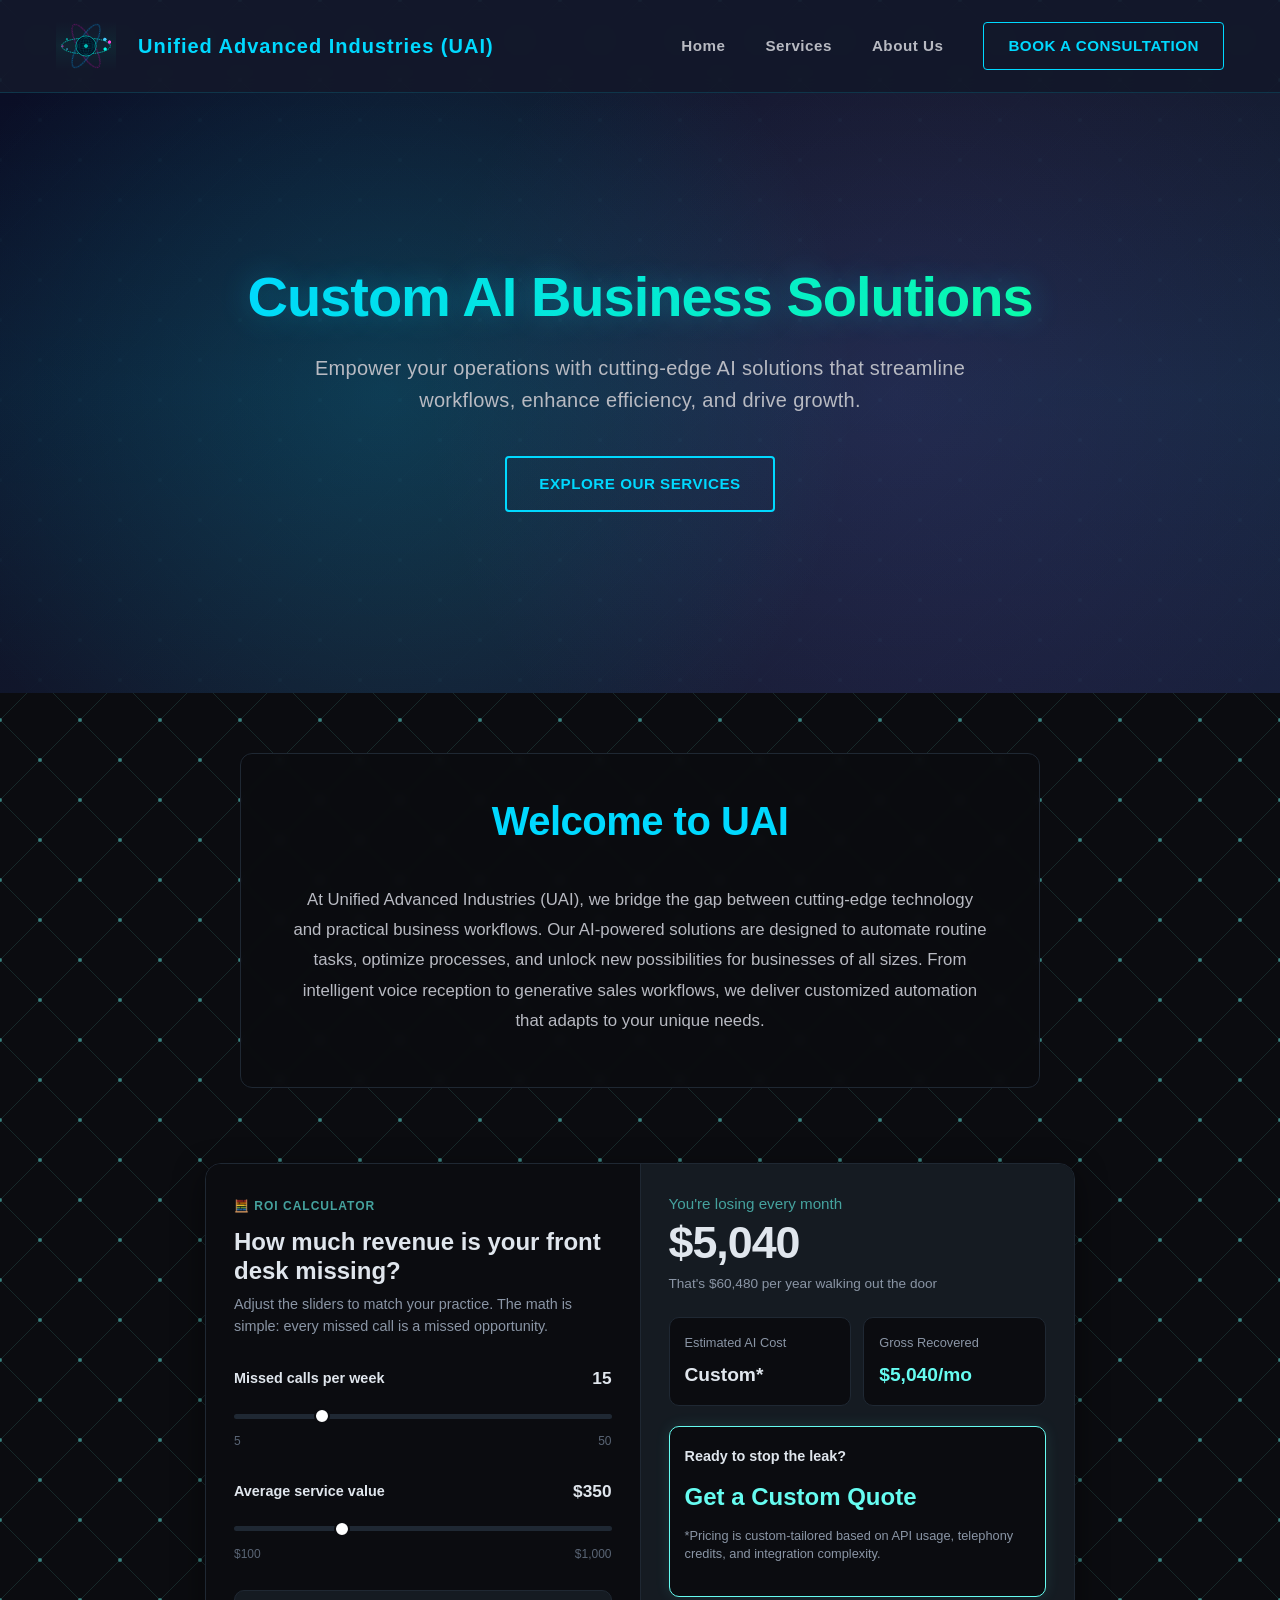
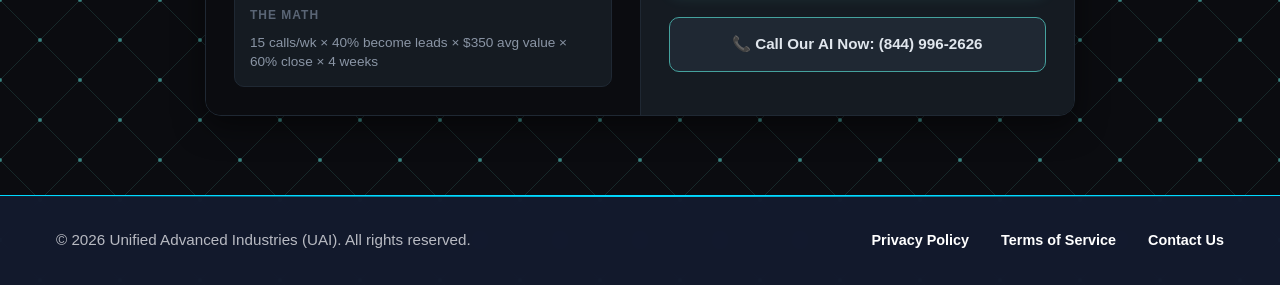
<file: index.html>
<!DOCTYPE html>
<html lang="en">
<head>
    <meta charset="UTF-8">
    <meta name="viewport" content="width=device-width, initial-scale=1.0">
    <title>Unified Advanced Industries (UAI) - Home</title>
    <meta name="description" content="Unified Advanced Industries (UAI) provides cutting-edge custom AI business solutions, including 24/7 voice receptionists and generative sales workflows.">
    <link rel="stylesheet" href="project.css">
    <!-- Favicon placeholder -->
    <link rel="icon" href="images/favicon.ico" type="image/x-icon">
</head>
<body>
    <!-- Header section with navigation -->
    <header>
        <div class="container header-content">
            <a href="index.html" class="logo" style="text-decoration: none;"><iframe src="logo.html" class="nav-logo-anim" scrolling="no" frameborder="0"></iframe>Unified Advanced Industries (UAI)</a>
            <nav>
                <ul>
                    <li><a href="index.html">Home</a></li>
                    <li><a href="services.html">Services</a></li>
                    <li><a href="about.html">About Us</a></li>
                    <li><a href="#consultation-modal" class="nav-cta">Book a Consultation</a></li>
                </ul>
            </nav>
        </div>
    </header>

    <!-- Main content area -->
    <main>
        <!-- Hero section with compelling headline and CTA -->
        <section class="hero">
            <div class="container hero-content">
                <h1>Custom AI Business Solutions</h1>
                <p>Empower your operations with cutting-edge AI solutions that streamline workflows, enhance efficiency, and drive growth.</p>
                <a href="services.html" class="btn">Explore Our Services</a>
            </div>
        </section>

        <section class="overview">
            <div class="container overview-content">
                <h2>Welcome to UAI</h2>
                <p>At Unified Advanced Industries (UAI), we bridge the gap between cutting-edge technology and practical business workflows. Our AI-powered solutions are designed to automate routine tasks, optimize processes, and unlock new possibilities for businesses of all sizes. From intelligent voice reception to generative sales workflows, we deliver customized automation that adapts to your unique needs.</p>
            </div>
        </section>

<section class="roi-section-advanced">
    <div class="calc-wrapper">
        <div class="calc-left">
            <div class="calc-badge">🧮 ROI CALCULATOR</div>
            <h2>How much revenue is your front desk missing?</h2>
            <p class="calc-desc">Adjust the sliders to match your practice. The math is simple: every missed call is a missed opportunity.</p>

            <div class="slider-group">
                <div class="slider-header">
                    <span>Missed calls per week</span>
                    <span id="callVal" class="slider-val">15</span>
                </div>
                <input type="range" id="missedCalls" min="5" max="50" value="15" oninput="calculateAdvancedROI()">
                <div class="slider-labels"><span>5</span><span>50</span></div>
            </div>

            <div class="slider-group">
                <div class="slider-header">
                    <span>Average service value</span>
                    <span id="avgVal" class="slider-val">$350</span>
                </div>
                <input type="range" id="avgValue" min="100" max="1000" value="350" step="10" oninput="calculateAdvancedROI()">
                <div class="slider-labels"><span>$100</span><span>$1,000</span></div>
            </div>

            <div class="math-box">
                <h4>THE MATH</h4>
                <p><span id="mathCalls">15</span> calls/wk × 40% become leads × $<span id="mathVal">350</span> avg value × 60% close × 4 weeks</p>
            </div>
        </div>

        <div class="calc-right">
            <div class="loss-label">You're losing every month</div>
            <div class="loss-huge" id="monthlyLoss">$5,040</div>
            <div class="loss-sub">That's <span id="annualLoss">$60,480</span> per year walking out the door</div>

            <div class="stats-row">
                <a href="#consultation-modal" class="stat-card clickable-card">
                    <div class="stat-title" style="color: #8a95a5;">Estimated AI Cost</div>
                    <div class="stat-number" style="color: #e0e6ed;">Custom*</div>
                </a>
                <div class="stat-card">
                    <div class="stat-title">Gross Recovered</div>
                    <div class="stat-number highlight-roi" id="grossRecovered">$0</div>
                </div>
            </div>

            <a href="#consultation-modal" class="net-card" style="display: block; text-decoration: none;">
                <div class="net-title">Ready to stop the leak?</div>
                <div class="net-huge" style="font-size: 1.5em; margin-top: 10px; color: #66FCF1;">Get a Custom Quote</div>
                <p style="color: #8a95a5; font-size: 0.8em; margin-top: 10px; line-height: 1.4;">*Pricing is custom-tailored based on API usage, telephony credits, and integration complexity.</p>
            </a>

            <a href="tel:8449962626" class="call-btn">📞 Call Our AI Now: (844) 996-2626</a>
        </div>
    </div>

    <script>
        function calculateAdvancedROI() {
            const calls = parseInt(document.getElementById('missedCalls').value);
            const val = parseInt(document.getElementById('avgValue').value);

            document.getElementById('callVal').textContent = calls;
            document.getElementById('avgVal').textContent = '$' + val;
            document.getElementById('mathCalls').textContent = calls;
            document.getElementById('mathVal').textContent = val;

            const leads = calls * 0.40;
            const closes = leads * 0.60;
            const monthlyLoss = closes * val * 4;
            const annualLoss = monthlyLoss * 12;

            document.getElementById('monthlyLoss').textContent = '$' + monthlyLoss.toLocaleString('en-US', {maximumFractionDigits: 0});
            document.getElementById('annualLoss').textContent = '$' + annualLoss.toLocaleString('en-US', {maximumFractionDigits: 0});
            document.getElementById('grossRecovered').textContent = '$' + monthlyLoss.toLocaleString('en-US', {maximumFractionDigits: 0}) + '/mo';
        }
        calculateAdvancedROI();
    </script>
</section>
    </main>

    <div id="consultation-modal" class="modal">
        <div class="modal-content">
            <a href="#!" class="close-btn" aria-label="Close modal">&times;</a>
            <h2>Request a Consultation</h2>
            <p style="text-align: center; color: #8a95a5; margin-bottom: 20px; font-size: 0.95em;">Tell us about your workflows, scale, and operational bottlenecks. We will design a bespoke architecture and provide a custom quote.</p>
            <form id="consultation-form" method="post" action="https://webdevbasics.net/scripts/demo.php">
                <div class="form-group">
                    <label for="myName">Full Name:</label>
                    <input type="text" id="myName" name="myName" required>
                </div>
                <div class="form-group">
                    <label for="myEmail">Email Address:</label>
                    <input type="email" id="myEmail" name="myEmail" required>
                </div>
                <label for="phone" style="display: block; color: #e0e6ed; margin-bottom: 5px;">Phone Number</label>
                <input type="tel" id="phone" name="phone" required style="width: 100%; padding: 10px; margin-bottom: 15px; background: #0B0C10; border: 1px solid #45A29E; color: #e0e6ed; border-radius: 4px;">
                <div class="form-group">
                    <label for="myService">Service of Interest:</label>
                    <select id="myService" name="myService">
                        <option value="Voice Receptionist">24/7 AI Voice Receptionist</option>
                        <option value="Sales Workflows">Generative Sales Workflows</option>
                        <option value="Custom Automation">Custom Business Automations</option>
                        <option value="General Inquiry">Other / General Inquiry</option>
                    </select>
                </div>
                <div class="form-group">
                    <label for="myComments">Project Details / Message:</label>
                    <textarea id="myComments" name="myComments" rows="4" required></textarea>
                </div>
                <input type="submit" value="Submit Request" class="submit-btn">
            </form>
        </div>
    </div>

    <!-- Footer with copyright and links -->
    <footer>
        <div class="container footer-content">
            <p>&copy; 2026 Unified Advanced Industries (UAI). All rights reserved.</p>
            <div class="footer-links">
                <a href="privacy.html">Privacy Policy</a>
                <a href="terms.html">Terms of Service</a>
                <a href="#consultation-modal">Contact Us</a>
            </div>
        </div>
    </footer>
    <button id="scrollTopBtn" title="Go to top">&#8679;</button>
    <script src="main.js"></script>
</body>
</html>
</file>
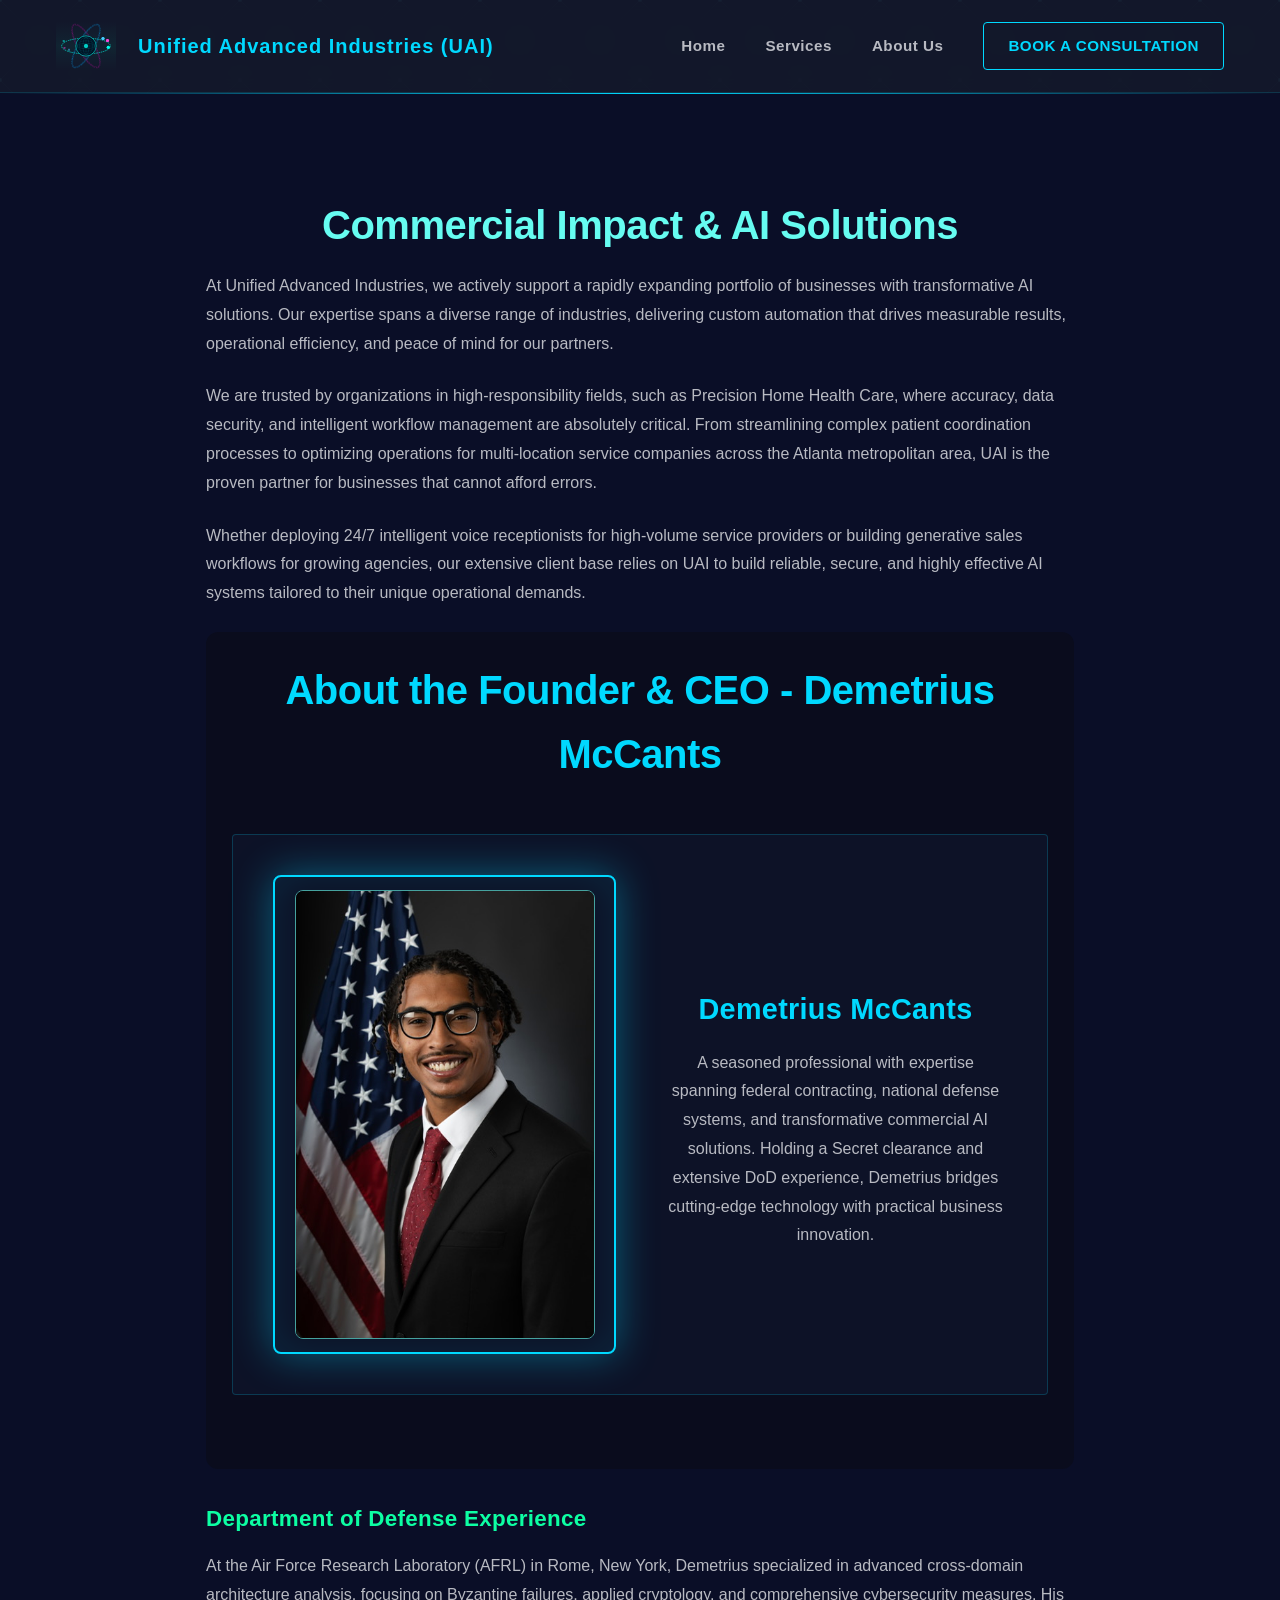
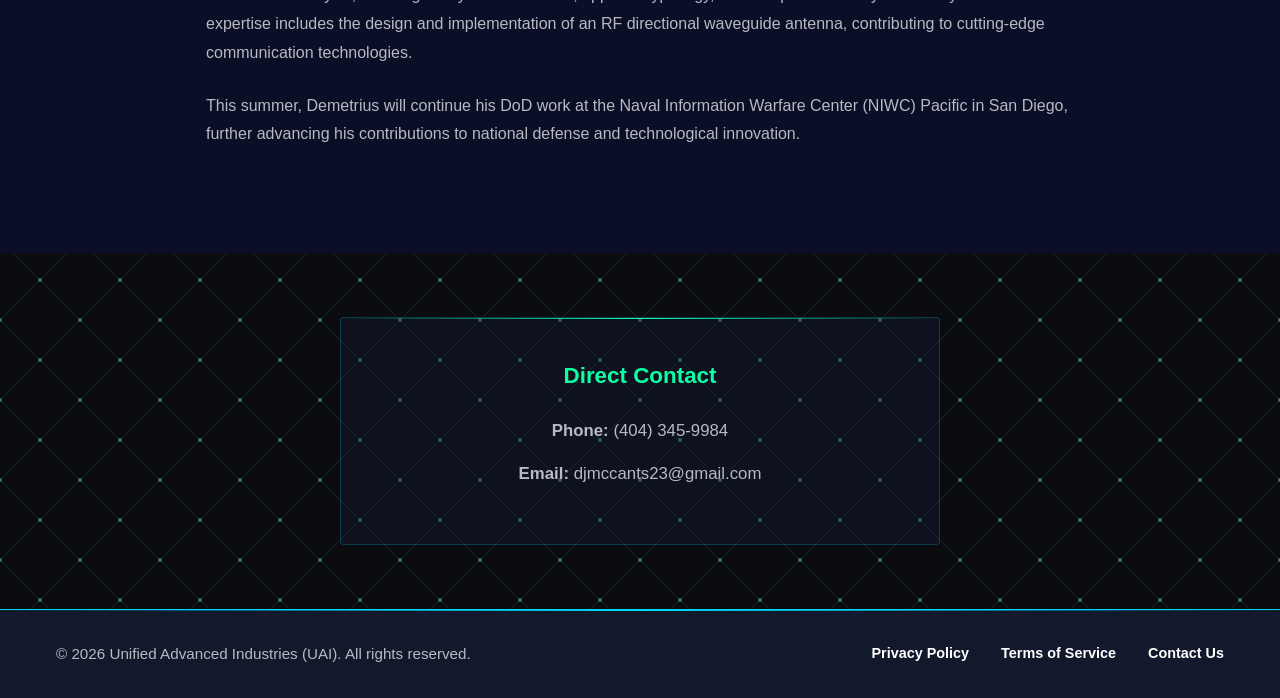
<file: about.html>
<!DOCTYPE html>
<html lang="en">
<head>
    <meta charset="UTF-8">
    <meta name="viewport" content="width=device-width, initial-scale=1.0">
    <title>Unified Advanced Industries (UAI) - About Us</title>
    <meta name="description" content="Learn about UAI and CEO Demetrius McCants. We bridge DoD-level cybersecurity and technical expertise with transformative commercial AI automation solutions.">
    <link rel="stylesheet" href="project.css">
    <!-- Favicon placeholder -->
    <link rel="icon" href="images/favicon.ico" type="image/x-icon">
</head>
<body>
    <!-- Header section with navigation -->
    <header>
        <div class="container header-content">
            <a href="index.html" class="logo" style="text-decoration: none;"><iframe src="logo.html" class="nav-logo-anim" scrolling="no" frameborder="0"></iframe>Unified Advanced Industries (UAI)</a>
            <nav>
                <ul>
                    <li><a href="index.html">Home</a></li>
                    <li><a href="services.html">Services</a></li>
                    <li><a href="about.html">About Us</a></li>
                    <li><a href="#consultation-modal" class="nav-cta">Book a Consultation</a></li>
                </ul>
            </nav>
        </div>
    </header>

    <!-- Main content area -->
    <main>
        <!-- About section with reordered content -->
        <section class="about">
            <div class="container about-content">
                <!-- Commercial Experience (TOP) -->
                <div class="experience-block">
                    <h2 style="color: #66FCF1; margin-top: 20px; margin-bottom: 15px;">Commercial Impact & AI Solutions</h2>
                    <p>At Unified Advanced Industries, we actively support a rapidly expanding portfolio of businesses with transformative AI solutions. Our expertise spans a diverse range of industries, delivering custom automation that drives measurable results, operational efficiency, and peace of mind for our partners.</p>
                    <p>We are trusted by organizations in high-responsibility fields, such as Precision Home Health Care, where accuracy, data security, and intelligent workflow management are absolutely critical. From streamlining complex patient coordination processes to optimizing operations for multi-location service companies across the Atlanta metropolitan area, UAI is the proven partner for businesses that cannot afford errors.</p>
                    <p>Whether deploying 24/7 intelligent voice receptionists for high-volume service providers or building generative sales workflows for growing agencies, our extensive client base relies on UAI to build reliable, secure, and highly effective AI systems tailored to their unique operational demands.</p>
                </div>

                <!-- CEO Bio (MIDDLE) -->
                <a href="https://www.linkedin.com/in/demetrius-mccants-83247936a/" target="_blank" class="bio-card-link">
                    <h2>About the Founder & CEO - Demetrius McCants</h2>
                    
                    <!-- Professional profile with headshot -->
                    <div class="profile-section">
                        <div class="profile-image-wrapper">
                            <div class="profile-image-glow"></div>
                            <img src="Headshot.JPG" alt="Demetrius McCants, Founder & CEO" class="profile-image bio-image" style="border-radius: 8px; max-width: 300px; border: 1px solid #45A29E; margin: 15px 0;">
                        </div>
                        <div class="profile-content">
                            <h3>Demetrius McCants</h3>
                            <p>A seasoned professional with expertise spanning federal contracting, national defense systems, and transformative commercial AI solutions. Holding a Secret clearance and extensive DoD experience, Demetrius bridges cutting-edge technology with practical business innovation.</p>
                        </div>
                    </div>
                </a>

                <!-- DoD Experience (BOTTOM) -->
                <h3>Department of Defense Experience</h3>
                <p>At the Air Force Research Laboratory (AFRL) in Rome, New York, Demetrius specialized in advanced cross-domain architecture analysis, focusing on Byzantine failures, applied cryptology, and comprehensive cybersecurity measures. His expertise includes the design and implementation of an RF directional waveguide antenna, contributing to cutting-edge communication technologies.</p>
                <p>This summer, Demetrius will continue his DoD work at the Naval Information Warfare Center (NIWC) Pacific in San Diego, further advancing his contributions to national defense and technological innovation.</p>
            </div>
        </section>

        <!-- Direct contact section (VERY BOTTOM) -->
        <div class="contact-block">
            <h3>Direct Contact</h3>
            <p><strong>Phone:</strong> <a href="tel:4043459984">(404) 345-9984</a></p>
            <p><strong>Email:</strong> <a href="mailto:djmccants23@gmail.com">djmccants23@gmail.com</a></p>
        </div>
    </main>

    <div id="consultation-modal" class="modal">
        <div class="modal-content">
            <a href="#!" class="close-btn" aria-label="Close modal">&times;</a>
            <h2>Request a Consultation</h2>
            <p style="text-align: center; color: #8a95a5; margin-bottom: 20px; font-size: 0.95em;">Tell us about your workflows, scale, and operational bottlenecks. We will design a bespoke architecture and provide a custom quote.</p>
            <form id="consultation-form" method="post" action="https://webdevbasics.net/scripts/demo.php">
                <div class="form-group">
                    <label for="myName">Full Name:</label>
                    <input type="text" id="myName" name="myName" required>
                </div>
                <div class="form-group">
                    <label for="myEmail">Email Address:</label>
                    <input type="email" id="myEmail" name="myEmail" required>
                </div>
                <label for="phone" style="display: block; color: #e0e6ed; margin-bottom: 5px;">Phone Number</label>
                <input type="tel" id="phone" name="phone" required style="width: 100%; padding: 10px; margin-bottom: 15px; background: #0B0C10; border: 1px solid #45A29E; color: #e0e6ed; border-radius: 4px;">
                <div class="form-group">
                    <label for="myService">Service of Interest:</label>
                    <select id="myService" name="myService">
                        <option value="Voice Receptionist">24/7 AI Voice Receptionist</option>
                        <option value="Sales Workflows">Generative Sales Workflows</option>
                        <option value="Custom Automation">Custom Business Automations</option>
                        <option value="General Inquiry">Other / General Inquiry</option>
                    </select>
                </div>
                <div class="form-group">
                    <label for="myComments">Project Details / Message:</label>
                    <textarea id="myComments" name="myComments" rows="4" required></textarea>
                </div>
                <input type="submit" value="Submit Request" class="submit-btn">
            </form>
        </div>
    </div>

    <!-- Footer with copyright and links -->
    <footer>
        <div class="container footer-content">
            <p>&copy; 2026 Unified Advanced Industries (UAI). All rights reserved.</p>
            <div class="footer-links">
                <a href="privacy.html">Privacy Policy</a>
                <a href="terms.html">Terms of Service</a>
                <a href="#consultation-modal">Contact Us</a>
            </div>
        </div>
    </footer>
    <button id="scrollTopBtn" title="Go to top">&#8679;</button>
    <script src="main.js"></script>
</body>
</html>
</file>
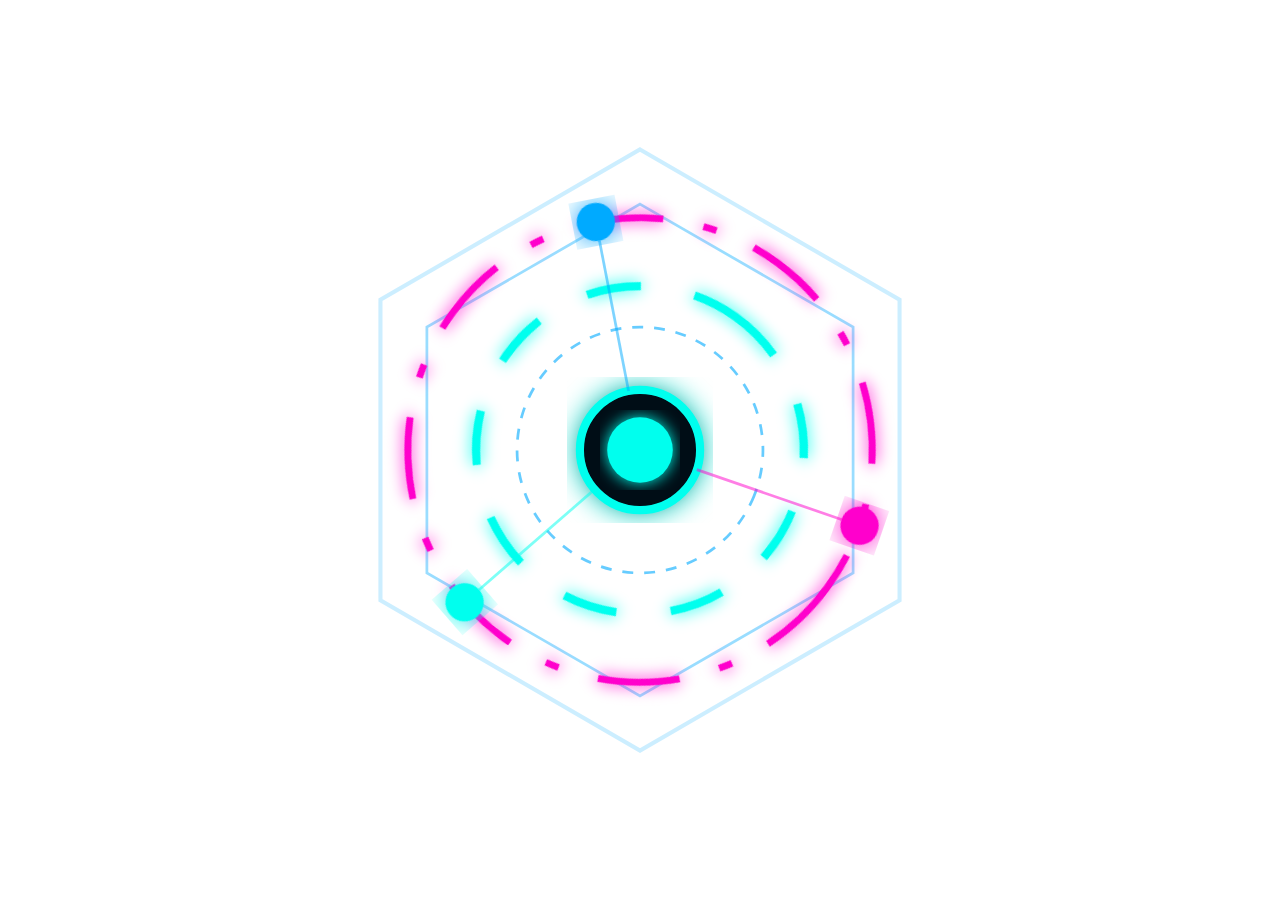
<file: automation.html>
<!DOCTYPE html>
<html lang="en">
<head>
<meta charset="UTF-8">
<meta name="viewport" content="width=device-width, initial-scale=1.0">
<title>Custom Business Automations</title>
<style>
  * { margin: 0; padding: 0; box-sizing: border-box; }
  body {
    background: transparent !important;
    margin: 0;
    display: flex; 
    align-items: center; 
    justify-content: center;
    height: 100vh;
    overflow: hidden;
  }

  .automation-wrap {
    width: 100%;
    height: 100%;
    transform: scale(0.85);
    position: relative;
    z-index: 1;
    background: transparent;
    border-radius: 20px;
    display: flex; 
    align-items: center; 
    justify-content: center;
  }

  svg { 
    width: 100%; 
    height: 100%; 
    overflow: visible; 
  }

  .core-pulse {
    transform-origin: 140px 140px;
    animation: coreScale 2s ease-in-out infinite alternate;
  }

  @keyframes coreScale {
    0% { transform: scale(0.95); filter: brightness(0.8); }
    100% { transform: scale(1.05); filter: brightness(1.2); }
  }
</style>
</head>
<body>
  <div class="automation-wrap">
    <svg viewBox="0 0 280 280" xmlns="http://www.w3.org/2000/svg">
      <defs>
        <filter id="glow">
          <feGaussianBlur stdDeviation="3" result="blur"/>
          <feMerge><feMergeNode in="blur"/><feMergeNode in="SourceGraphic"/></feMerge>
        </filter>
        <filter id="glow-intense">
          <feGaussianBlur stdDeviation="5" result="blur"/>
          <feMerge><feMergeNode in="blur"/><feMergeNode in="SourceGraphic"/></feMerge>
        </filter>
      </defs>

      <polygon points="140,30 235,85 235,195 140,250 45,195 45,85" 
               fill="none" stroke="#00aaff" stroke-width="1.5" opacity="0.2" />
      <polygon points="140,50 218,95 218,185 140,230 62,185 62,95" 
               fill="none" stroke="#00aaff" stroke-width="1" opacity="0.4" />

      <circle cx="140" cy="140" r="85" fill="none" stroke="#ff00cc" stroke-width="2.5" stroke-dasharray="30 15 5 15" filter="url(#glow)">
         <animateTransform attributeName="transform" type="rotate" from="0 140 140" to="360 140 140" dur="12s" repeatCount="indefinite" />
      </circle>

      <circle cx="140" cy="140" r="60" fill="none" stroke="#00ffee" stroke-width="3" stroke-dasharray="20 20" filter="url(#glow)">
         <animateTransform attributeName="transform" type="rotate" from="360 140 140" to="0 140 140" dur="8s" repeatCount="indefinite" />
      </circle>
      
      <circle cx="140" cy="140" r="45" fill="none" stroke="#00aaff" stroke-width="1" stroke-dasharray="4 4" opacity="0.6">
         <animateTransform attributeName="transform" type="rotate" from="0 140 140" to="360 140 140" dur="20s" repeatCount="indefinite" />
      </circle>

      <g class="core-pulse">
        <circle cx="140" cy="140" r="22" fill="#020812" stroke="#00ffee" stroke-width="3" filter="url(#glow-intense)"/>
        <circle cx="140" cy="140" r="12" fill="#00ffee" filter="url(#glow)"/>
      </g>

      <g>
        <animateTransform attributeName="transform" type="rotate" from="0 140 140" to="360 140 140" dur="4s" repeatCount="indefinite"/>
        <circle cx="140" cy="55" r="7" fill="#ff00cc" filter="url(#glow-intense)"/>
        <line x1="140" y1="62" x2="140" y2="118" stroke="#ff00cc" stroke-width="1" opacity="0.5" />
      </g>
      
      <g>
        <animateTransform attributeName="transform" type="rotate" from="120 140 140" to="480 140 140" dur="4s" repeatCount="indefinite"/>
        <circle cx="140" cy="55" r="7" fill="#00ffee" filter="url(#glow-intense)"/>
        <line x1="140" y1="62" x2="140" y2="118" stroke="#00ffee" stroke-width="1" opacity="0.5" />
      </g>

      <g>
        <animateTransform attributeName="transform" type="rotate" from="240 140 140" to="600 140 140" dur="4s" repeatCount="indefinite"/>
        <circle cx="140" cy="55" r="7" fill="#00aaff" filter="url(#glow-intense)"/>
        <line x1="140" y1="62" x2="140" y2="118" stroke="#00aaff" stroke-width="1" opacity="0.5" />
      </g>
    </svg>
  </div>
</body>
</html>
</file>
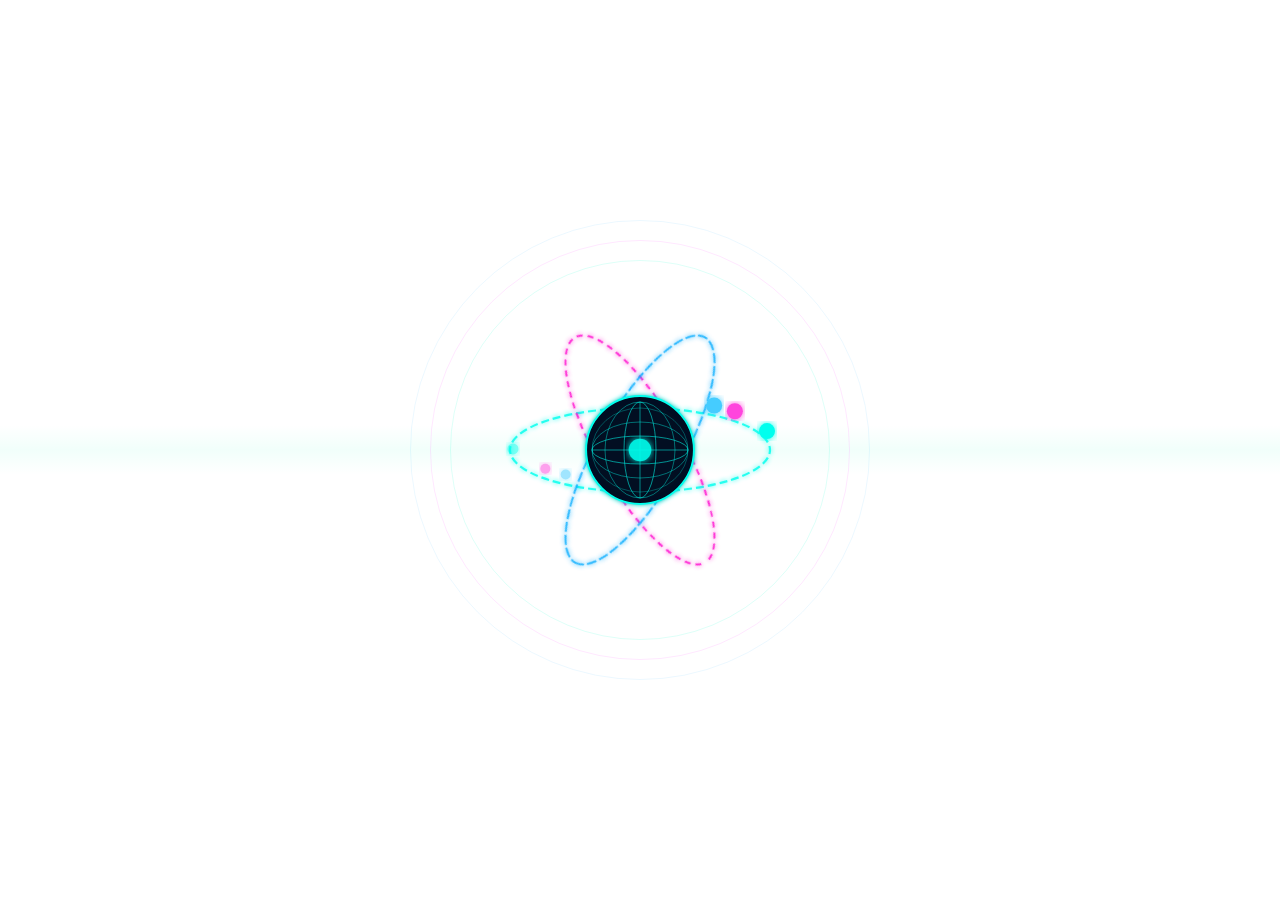
<file: logo.html>
<!DOCTYPE html>
<html lang="en">
<head>
<meta charset="UTF-8"/>
<meta name="viewport" content="width=device-width, initial-scale=1.0"/>
<title>UAI Logo</title>
<style>
  * { margin:0; padding:0; box-sizing:border-box; }
  body {
    background: transparent !important;
    margin: 0;
    display: flex;
    align-items: center;
    justify-content: center;
    height: 100vh;
    overflow: hidden;
  }

  @keyframes spinCW { from{transform:rotate(0deg)} to{transform:rotate(360deg)} }
  @keyframes spinCCW { from{transform:rotate(0deg)} to{transform:rotate(-360deg)} }
  @keyframes corePulse { 0%,100%{transform:scale(1)} 50%{transform:scale(1.08)} }
  @keyframes scanline { 0%{transform:translateY(-120px)} 100%{transform:translateY(600px)} }
  @keyframes dotTrail { 0%,100%{opacity:1;transform:scale(1)} 50%{opacity:.6;transform:scale(.85)} }
  @keyframes haloScale { 0%,100%{transform:scale(1);opacity:.18} 50%{transform:scale(1.18);opacity:.06} }
  @keyframes energyFlash { 0%,100%{opacity:.7} 50%{opacity:1} }

  .wrap {
    width: 100%;
    height: 100%;
    transform: scale(0.85);
    background: transparent;
    border-radius: 14px;
    display: flex;
    align-items: center;
    justify-content: center;
    position: relative;
    overflow: hidden;
  }

  .scan {
    position: absolute;
    left: 0;
    right: 0;
    height: 50px;
    background: linear-gradient(transparent,rgba(0,255,180,.055),transparent);
    animation: scanline 4s linear infinite;
    pointer-events: none;
  }

  .halo {
    position: absolute;
    border-radius: 50%;
    background: transparent;
    border: 1px solid;
    pointer-events: none;
    animation: haloScale 3s ease-in-out infinite;
  }

  .h1{width:380px;height:380px;border-color:#00ffcc22;animation-delay:0s}
  .h2{width:420px;height:420px;border-color:#ff00ff18;animation-delay:.8s}
  .h3{width:460px;height:460px;border-color:#00aaff14;animation-delay:1.6s}

  .stage {
    position: relative;
    width: 320px;
    height: 320px;
    display: flex;
    align-items: center;
    justify-content: center;
    perspective: 700px;
  }

  .orbit-svg {
    position: absolute;
    top: 0;
    left: 0;
    width: 100%;
    height: 100%;
    overflow: visible;
  }
</style>
</head>
<body>
  <div class="scan"></div>
  <div class="halo h1"></div>
  <div class="halo h2"></div>
  <div class="halo h3"></div>

  <div class="stage">
    <svg class="orbit-svg" viewBox="0 0 320 320" xmlns="http://www.w3.org/2000/svg">
      <defs>
        <filter id="glow">
          <feGaussianBlur stdDeviation="2.5" result="blur"/>
          <feMerge><feMergeNode in="blur"/><feMergeNode in="SourceGraphic"/></feMerge>
        </filter>
        <filter id="glow2">
          <feGaussianBlur stdDeviation="3.5" result="blur"/>
          <feMerge><feMergeNode in="blur"/><feMergeNode in="SourceGraphic"/></feMerge>
        </filter>

        <path id="path1" d="M 160,108 a130,42 0 1,1 -0.01,0" fill="none"/>
        <path id="path2" d="M 160,108 a130,42 0 1,1 -0.01,0" fill="none" transform="rotate(60,160,160)"/>
        <path id="path3" d="M 160,108 a130,42 0 1,1 -0.01,0" fill="none" transform="rotate(120,160,160)"/>
      </defs>

      <!-- Ring 1 — cyan -->
      <ellipse cx="160" cy="160" rx="130" ry="42"
        fill="none" stroke="#00ffee" stroke-width="2.2" opacity=".85" filter="url(#glow)"
        stroke-dasharray="8 4">
        <animate attributeName="stroke-dashoffset" from="0" to="-240" dur="5s" repeatCount="indefinite"/>
      </ellipse>

      <!-- Ring 2 — magenta, 60deg -->
      <ellipse cx="160" cy="160" rx="130" ry="42"
        fill="none" stroke="#ff00cc" stroke-width="2" opacity=".8" filter="url(#glow)"
        transform="rotate(60,160,160)" stroke-dasharray="6 5">
        <animate attributeName="stroke-dashoffset" from="0" to="240" dur="7s" repeatCount="indefinite"/>
      </ellipse>

      <!-- Ring 3 — electric blue, 120deg -->
      <ellipse cx="160" cy="160" rx="130" ry="42"
        fill="none" stroke="#00aaff" stroke-width="2" opacity=".8" filter="url(#glow)"
        transform="rotate(120,160,160)" stroke-dasharray="10 3">
        <animate attributeName="stroke-dashoffset" from="0" to="-260" dur="9s" repeatCount="indefinite"/>
      </ellipse>

      <!-- Globe -->
      <circle cx="160" cy="160" r="52" fill="#000d20" stroke="#00ffee" stroke-width="2" filter="url(#glow)">
        <animate attributeName="r" values="52;54;52" dur="2.4s" repeatCount="indefinite"/>
      </circle>
      <circle cx="160" cy="160" r="48" fill="#020f22"/>
      <ellipse cx="160" cy="160" rx="48" ry="14" fill="none" stroke="#00ffee" stroke-width="1" opacity=".55"/>
      <ellipse cx="160" cy="160" rx="48" ry="28" fill="none" stroke="#00ffee" stroke-width="1" opacity=".4"/>
      <ellipse cx="160" cy="160" rx="48" ry="42" fill="none" stroke="#00ffee" stroke-width="1" opacity=".28"/>
      <ellipse cx="160" cy="160" rx="16" ry="48" fill="none" stroke="#00ffee" stroke-width="1" opacity=".55"/>
      <ellipse cx="160" cy="160" rx="35" ry="48" fill="none" stroke="#00ffee" stroke-width="1" opacity=".4"/>
      <line x1="160" y1="112" x2="160" y2="208" stroke="#00ffee" stroke-width="1" opacity=".5"/>
      <line x1="112" y1="160" x2="208" y2="160" stroke="#00ffee" stroke-width="1" opacity=".5"/>
      <circle cx="160" cy="160" r="10" fill="#00ffee" opacity=".9" filter="url(#glow2)">
        <animate attributeName="opacity" values=".5;1;.5" dur="2s" repeatCount="indefinite"/>
        <animate attributeName="r" values="8;12;8" dur="2s" repeatCount="indefinite"/>
      </circle>

      <!-- Electrons ring 1 (cyan) -->
      <circle r="8" fill="#00ffee" filter="url(#glow2)">
        <animateMotion dur="5s" repeatCount="indefinite" rotate="none"><mpath href="#path1"/></animateMotion>
      </circle>
      <circle r="5.5" fill="#00ffee" filter="url(#glow2)" opacity=".5">
        <animateMotion dur="5s" begin="-2.5s" repeatCount="indefinite" rotate="none"><mpath href="#path1"/></animateMotion>
      </circle>

      <!-- Electrons ring 2 (magenta) -->
      <circle r="8" fill="#ff44dd" filter="url(#glow2)">
        <animateMotion dur="7s" repeatCount="indefinite" rotate="none"><mpath href="#path2"/></animateMotion>
      </circle>
      <circle r="5" fill="#ff44dd" filter="url(#glow2)" opacity=".5">
        <animateMotion dur="7s" begin="-3.5s" repeatCount="indefinite" rotate="none"><mpath href="#path2"/></animateMotion>
      </circle>

      <!-- Electrons ring 3 (blue) -->
      <circle r="8" fill="#44ccff" filter="url(#glow2)">
        <animateMotion dur="9s" repeatCount="indefinite" rotate="none"><mpath href="#path3"/></animateMotion>
      </circle>
      <circle r="5" fill="#44ccff" filter="url(#glow2)" opacity=".5">
        <animateMotion dur="9s" begin="-4.5s" repeatCount="indefinite" rotate="none"><mpath href="#path3"/></animateMotion>
      </circle>
    </svg>
  </div>
</body>
</html>
</file>
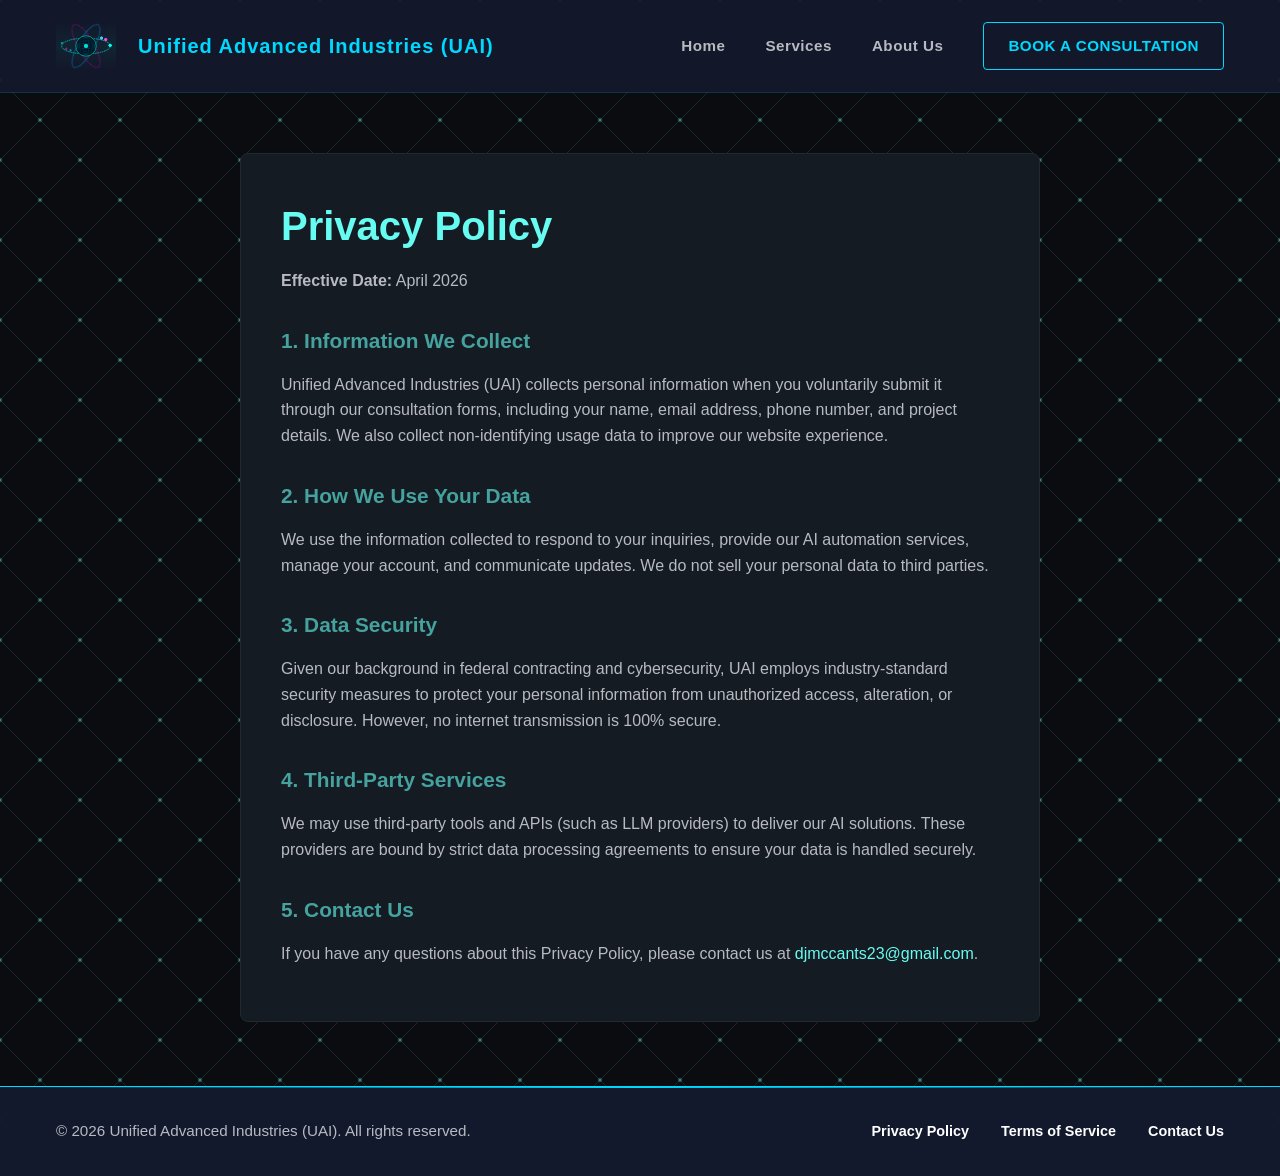
<file: privacy.html>
<!DOCTYPE html>
<html lang="en">
<head>
    <meta charset="UTF-8">
    <meta name="viewport" content="width=device-width, initial-scale=1.0">
    <title>Privacy Policy - Unified Advanced Industries (UAI)</title>
    <link rel="stylesheet" href="project.css">
    <!-- Favicon placeholder -->
    <link rel="icon" href="images/favicon.ico" type="image/x-icon">
</head>
<body>
    <!-- Header section with navigation -->
    <header>
        <div class="container header-content">
            <a href="index.html" class="logo" style="text-decoration: none;"><iframe src="logo.html" class="nav-logo-anim" scrolling="no" frameborder="0"></iframe>Unified Advanced Industries (UAI)</a>
            <nav>
                <ul>
                    <li><a href="index.html">Home</a></li>
                    <li><a href="services.html">Services</a></li>
                    <li><a href="about.html">About Us</a></li>
                    <li><a href="#consultation-modal" class="nav-cta">Book a Consultation</a></li>
                </ul>
            </nav>
        </div>
    </header>

    <!-- Main content area -->
    <main>
        <section class="legal-section container">
            <h1>Privacy Policy</h1>
            <p><strong>Effective Date:</strong> April 2026</p>
            
            <h2>1. Information We Collect</h2>
            <p>Unified Advanced Industries (UAI) collects personal information when you voluntarily submit it through our consultation forms, including your name, email address, phone number, and project details. We also collect non-identifying usage data to improve our website experience.</p>
            
            <h2>2. How We Use Your Data</h2>
            <p>We use the information collected to respond to your inquiries, provide our AI automation services, manage your account, and communicate updates. We do not sell your personal data to third parties.</p>
            
            <h2>3. Data Security</h2>
            <p>Given our background in federal contracting and cybersecurity, UAI employs industry-standard security measures to protect your personal information from unauthorized access, alteration, or disclosure. However, no internet transmission is 100% secure.</p>
            
            <h2>4. Third-Party Services</h2>
            <p>We may use third-party tools and APIs (such as LLM providers) to deliver our AI solutions. These providers are bound by strict data processing agreements to ensure your data is handled securely.</p>
            
            <h2>5. Contact Us</h2>
            <p>If you have any questions about this Privacy Policy, please contact us at <a href="mailto:djmccants23@gmail.com">djmccants23@gmail.com</a>.</p>
        </section>
    </main>

    <div id="consultation-modal" class="modal">
        <div class="modal-content">
            <a href="#!" class="close-btn" aria-label="Close modal">&times;</a>
            <h2>Request a Consultation</h2>
            <p style="text-align: center; color: #8a95a5; margin-bottom: 20px; font-size: 0.95em;">Tell us about your workflows, scale, and operational bottlenecks. We will design a bespoke architecture and provide a custom quote.</p>
            <form id="consultation-form" method="post" action="https://webdevbasics.net/scripts/demo.php">
                <div class="form-group">
                    <label for="myName">Full Name:</label>
                    <input type="text" id="myName" name="myName" required>
                </div>
                <div class="form-group">
                    <label for="myEmail">Email Address:</label>
                    <input type="email" id="myEmail" name="myEmail" required>
                </div>
                <label for="phone" style="display: block; color: #e0e6ed; margin-bottom: 5px;">Phone Number</label>
                <input type="tel" id="phone" name="phone" required style="width: 100%; padding: 10px; margin-bottom: 15px; background: #0B0C10; border: 1px solid #45A29E; color: #e0e6ed; border-radius: 4px;">
                <div class="form-group">
                    <label for="myService">Service of Interest:</label>
                    <select id="myService" name="myService">
                        <option value="Voice Receptionist">24/7 AI Voice Receptionist</option>
                        <option value="Sales Workflows">Generative Sales Workflows</option>
                        <option value="Custom Automation">Custom Business Automations</option>
                        <option value="General Inquiry">Other / General Inquiry</option>
                    </select>
                </div>
                <div class="form-group">
                    <label for="myComments">Project Details / Message:</label>
                    <textarea id="myComments" name="myComments" rows="4" required></textarea>
                </div>
                <input type="submit" value="Submit Request" class="submit-btn">
            </form>
        </div>
    </div>

    <!-- Footer with copyright and links -->
    <footer>
        <div class="container footer-content">
            <p>&copy; 2026 Unified Advanced Industries (UAI). All rights reserved.</p>
            <div class="footer-links">
                <a href="privacy.html">Privacy Policy</a>
                <a href="terms.html">Terms of Service</a>
                <a href="#consultation-modal">Contact Us</a>
            </div>
        </div>
    </footer>
    <button id="scrollTopBtn" title="Go to top">&#8679;</button>
    <script src="main.js"></script>
</body>
</html>
</file>
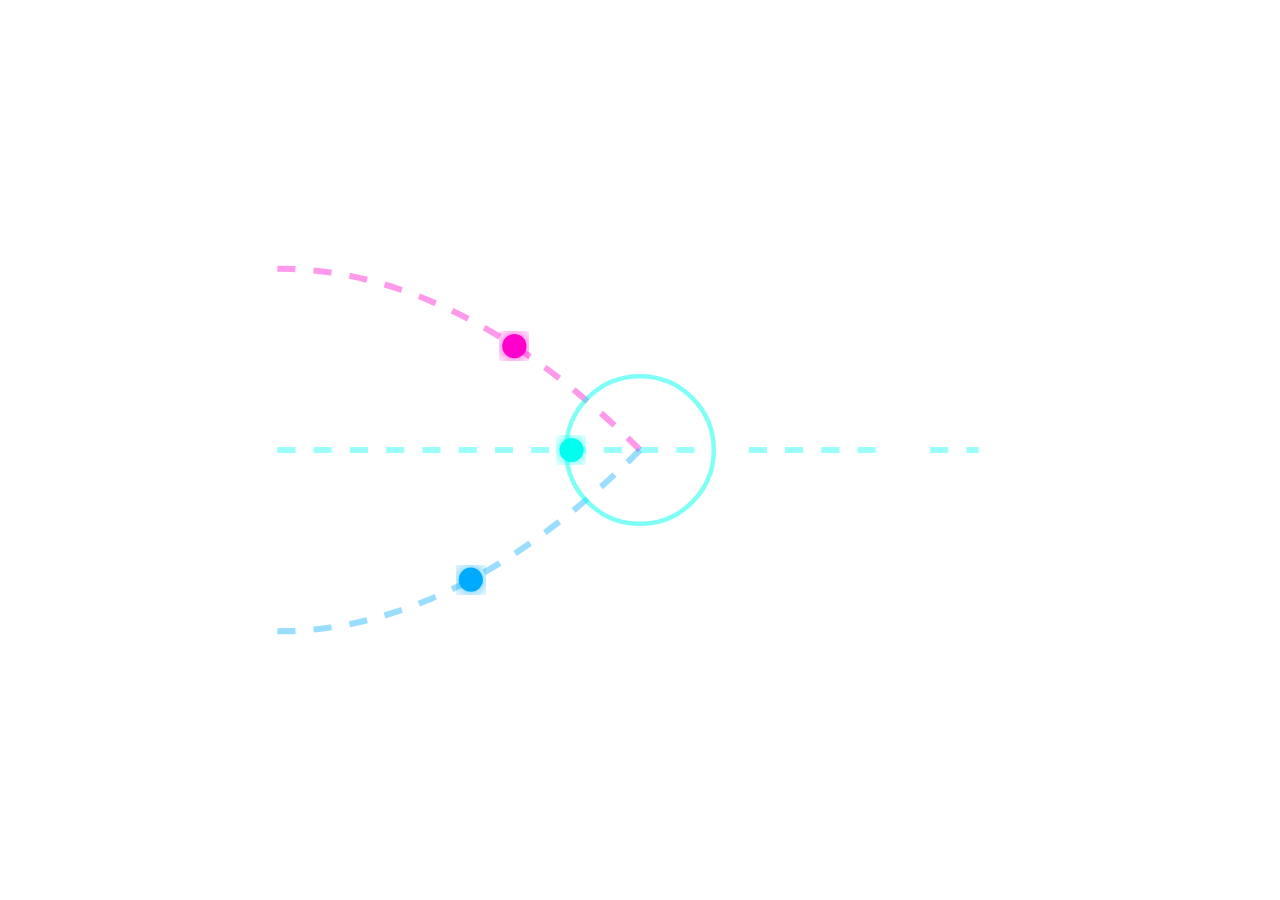
<file: sales.html>
<!DOCTYPE html>
<html lang="en">
<head>
<meta charset="UTF-8">
<meta name="viewport" content="width=device-width, initial-scale=1.0">
<title>Generative Sales Workflow</title>
<style>
  * { margin: 0; padding: 0; box-sizing: border-box; }
  body {
    background: transparent !important;
    margin: 0;
    display: flex; 
    align-items: center; 
    justify-content: center;
    height: 100vh;
    overflow: hidden;
  }

  .workflow-wrap {
    width: 100%;
    height: 100%;
    transform: scale(0.85);
    position: relative;
    z-index: 1;
    background: transparent;
    border-radius: 20px;
    display: flex; 
    align-items: center; 
    justify-content: center;
  }

  svg { 
    width: 100%; 
    height: 100%; 
    overflow: visible; 
  }

  .node { stroke-width: 2.5; animation: pulseNode 2s infinite alternate; }
  .node-magenta { fill: #020812; stroke: #ff00cc; filter: drop-shadow(0 0 6px #ff00cc); }
  .node-cyan { fill: #020812; stroke: #00ffee; filter: drop-shadow(0 0 6px #00ffee); }
  .node-blue { fill: #020812; stroke: #00aaff; filter: drop-shadow(0 0 6px #00aaff); }
  
  .node-center { fill: #00ffee; filter: drop-shadow(0 0 12px #00ffee); animation: pulseCenter 1.5s infinite alternate; }
  .node-end { fill: #ff00cc; filter: drop-shadow(0 0 15px #ff00cc); animation: pulseEnd 1.5s infinite alternate; }
  
  .line { fill: none; stroke-width: 2; stroke-dasharray: 6 6; opacity: 0.4; }
  .line-magenta { stroke: #ff00cc; animation: march 15s linear infinite; }
  .line-cyan { stroke: #00ffee; animation: march 15s linear infinite reverse; }
  .line-blue { stroke: #00aaff; animation: march 15s linear infinite; }
  
  @keyframes pulseNode { 0% { r: 6; } 100% { r: 9; } }
  @keyframes pulseCenter { 0% { r: 14; opacity: 0.8; } 100% { r: 18; opacity: 1; } }
  @keyframes pulseEnd { 0% { r: 16; opacity: 0.8; } 100% { r: 20; opacity: 1; } }
  @keyframes march { from { stroke-dashoffset: 0; } to { stroke-dashoffset: 200; } }
</style>
</head>
<body>
  <div class="workflow-wrap">
    <svg viewBox="0 0 360 240" xmlns="http://www.w3.org/2000/svg">
      <defs>
        <filter id="glow">
          <feGaussianBlur stdDeviation="3" result="blur"/>
          <feMerge><feMergeNode in="blur"/><feMergeNode in="SourceGraphic"/></feMerge>
        </filter>
        <path id="p1" d="M 60 60 Q 120 60, 180 120" />
        <path id="p2" d="M 60 120 L 180 120" />
        <path id="p3" d="M 60 180 Q 120 180, 180 120" />
        <path id="p4" d="M 180 120 L 300 120" />
      </defs>

      <use href="#p1" class="line line-magenta" />
      <use href="#p2" class="line line-cyan" />
      <use href="#p3" class="line line-blue" />
      <use href="#p4" class="line line-cyan" stroke-width="3" stroke-dasharray="0" opacity="0.6" />

      <circle r="4" fill="#ff00cc" filter="url(#glow)">
        <animateMotion dur="2s" repeatCount="indefinite"><mpath href="#p1"/></animateMotion>
      </circle>
      <circle r="4" fill="#00ffee" filter="url(#glow)">
        <animateMotion dur="1.5s" repeatCount="indefinite"><mpath href="#p2"/></animateMotion>
      </circle>
      <circle r="4" fill="#00aaff" filter="url(#glow)">
        <animateMotion dur="2.5s" repeatCount="indefinite"><mpath href="#p3"/></animateMotion>
      </circle>
      
      <circle r="5.5" fill="#fff" filter="url(#glow)">
        <animateMotion dur="1s" repeatCount="indefinite"><mpath href="#p4"/></animateMotion>
      </circle>
      <circle r="5.5" fill="#fff" filter="url(#glow)">
        <animateMotion dur="1s" begin="0.5s" repeatCount="indefinite"><mpath href="#p4"/></animateMotion>
      </circle>

      <circle cx="60" cy="60" class="node node-magenta" />
      <circle cx="60" cy="120" class="node node-cyan" />
      <circle cx="60" cy="180" class="node node-blue" />

      <circle cx="180" cy="120" class="node-center" />
      <circle cx="180" cy="120" r="24" fill="none" stroke="#00ffee" stroke-width="1.5" opacity="0.5">
         <animate attributeName="r" values="18; 35; 18" dur="1.5s" repeatCount="indefinite"/>
         <animate attributeName="opacity" values="0.8; 0; 0.8" dur="1.5s" repeatCount="indefinite"/>
      </circle>

      <circle cx="300" cy="120" class="node-end" />
      <circle cx="300" cy="120" r="8" fill="#fff" opacity="0.9" />
    </svg>
  </div>
</body>
</html>
</file>
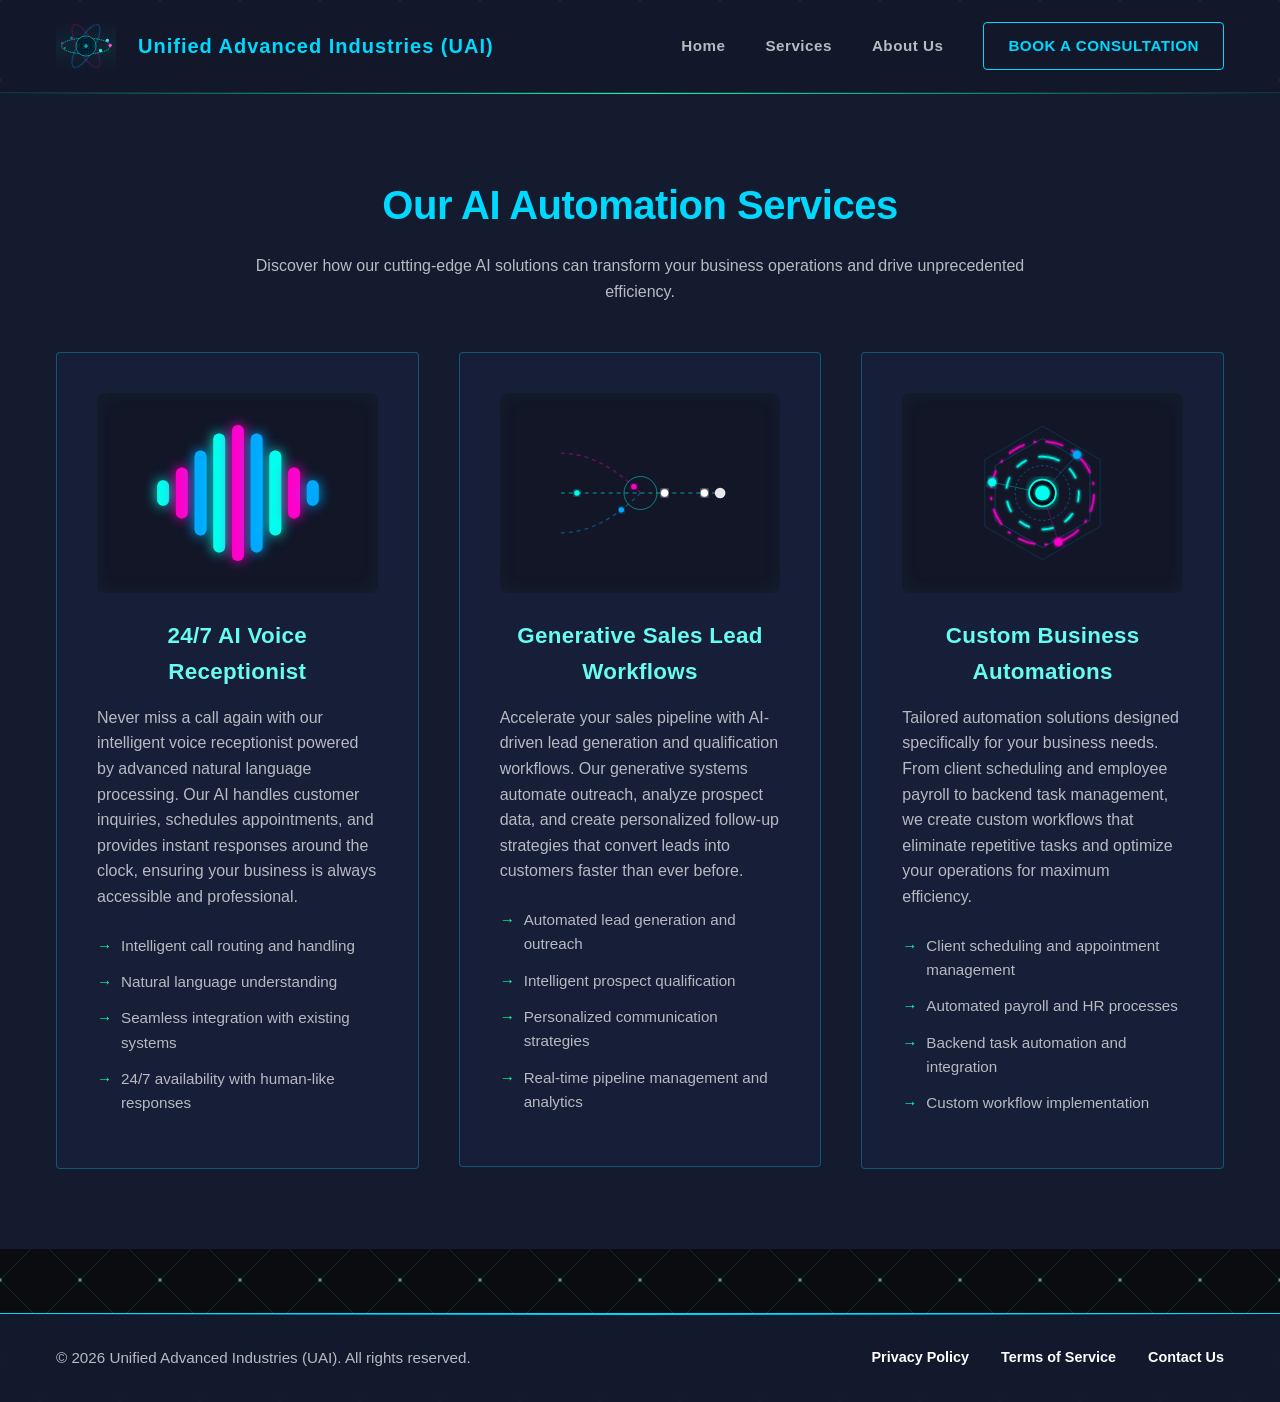
<file: services.html>
<!DOCTYPE html>
<html lang="en">
<head>
    <meta charset="UTF-8">
    <meta name="viewport" content="width=device-width, initial-scale=1.0">
    <title>Unified Advanced Industries (UAI) - Services</title>
    <meta name="description" content="Explore UAI's AI automation services: 24/7 AI Voice Receptionists, Generative Sales Lead Workflows, and Custom Business Automations tailored for scale.">
    <link rel="stylesheet" href="project.css">
    <!-- Favicon placeholder -->
    <link rel="icon" href="images/favicon.ico" type="image/x-icon">
</head>
<body>
    <!-- Header section with navigation -->
    <header>
        <div class="container header-content">
            <a href="index.html" class="logo" style="text-decoration: none;"><iframe src="logo.html" class="nav-logo-anim" scrolling="no" frameborder="0"></iframe>Unified Advanced Industries (UAI)</a>
            <nav>
                <ul>
                    <li><a href="index.html">Home</a></li>
                    <li><a href="services.html">Services</a></li>
                    <li><a href="about.html">About Us</a></li>
                    <li><a href="#consultation-modal" class="nav-cta">Book a Consultation</a></li>
                </ul>
            </nav>
        </div>
    </header>

    <!-- Main content area -->
    <main>
        <!-- Services section with grid layout -->
        <section class="services">
            <div class="container">
                <div class="services-intro-container">
                    <h2>Our AI Automation Services</h2>
                    <p>Discover how our cutting-edge AI solutions can transform your business operations and drive unprecedented efficiency.</p>
                </div>
                <div class="services-grid">
                    <!-- Service A: 24/7 AI Voice Receptionist -->
                    <a href="#consultation-modal" class="service-modal-trigger">
                        <div class="service-card">
                            <iframe src="voice.html" class="service-anim-frame" scrolling="no" frameborder="0"></iframe>
                            <h3>24/7 AI Voice Receptionist</h3>
                            <p>Never miss a call again with our intelligent voice receptionist powered by advanced natural language processing. Our AI handles customer inquiries, schedules appointments, and provides instant responses around the clock, ensuring your business is always accessible and professional.</p>
                            <ul>
                                <li>Intelligent call routing and handling</li>
                                <li>Natural language understanding</li>
                                <li>Seamless integration with existing systems</li>
                                <li>24/7 availability with human-like responses</li>
                            </ul>
                        </div>
                    </a>

                    <!-- Service B: Generative Sales Lead Workflows -->
                    <a href="#consultation-modal" class="service-modal-trigger">
                        <div class="service-card">
                            <iframe src="sales.html" class="service-anim-frame" scrolling="no" frameborder="0"></iframe>
                            <h3>Generative Sales Lead Workflows</h3>
                            <p>Accelerate your sales pipeline with AI-driven lead generation and qualification workflows. Our generative systems automate outreach, analyze prospect data, and create personalized follow-up strategies that convert leads into customers faster than ever before.</p>
                            <ul>
                                <li>Automated lead generation and outreach</li>
                                <li>Intelligent prospect qualification</li>
                                <li>Personalized communication strategies</li>
                                <li>Real-time pipeline management and analytics</li>
                            </ul>
                        </div>
                    </a>

                    <!-- Service C: Custom Business Automations -->
                    <a href="#consultation-modal" class="service-modal-trigger">
                        <div class="service-card">
                            <iframe src="automation.html" class="service-anim-frame" scrolling="no" frameborder="0"></iframe>
                            <h3>Custom Business Automations</h3>
                            <p>Tailored automation solutions designed specifically for your business needs. From client scheduling and employee payroll to backend task management, we create custom workflows that eliminate repetitive tasks and optimize your operations for maximum efficiency.</p>
                            <ul>
                                <li>Client scheduling and appointment management</li>
                                <li>Automated payroll and HR processes</li>
                                <li>Backend task automation and integration</li>
                                <li>Custom workflow implementation</li>
                            </ul>
                        </div>
                    </a>
                </div>
            </div>
        </section>
    </main>

    <div id="consultation-modal" class="modal">
        <div class="modal-content">
            <a href="#!" class="close-btn" aria-label="Close modal">&times;</a>
            <h2>Request a Consultation</h2>
            <p style="text-align: center; color: #8a95a5; margin-bottom: 20px; font-size: 0.95em;">Tell us about your workflows, scale, and operational bottlenecks. We will design a bespoke architecture and provide a custom quote.</p>
            <form id="consultation-form" method="post" action="https://webdevbasics.net/scripts/demo.php">
                <div class="form-group">
                    <label for="myName">Full Name:</label>
                    <input type="text" id="myName" name="myName" required>
                </div>
                <div class="form-group">
                    <label for="myEmail">Email Address:</label>
                    <input type="email" id="myEmail" name="myEmail" required>
                </div>
                <label for="phone" style="display: block; color: #e0e6ed; margin-bottom: 5px;">Phone Number</label>
                <input type="tel" id="phone" name="phone" required style="width: 100%; padding: 10px; margin-bottom: 15px; background: #0B0C10; border: 1px solid #45A29E; color: #e0e6ed; border-radius: 4px;">
                <div class="form-group">
                    <label for="myService">Service of Interest:</label>
                    <select id="myService" name="myService">
                        <option value="Voice Receptionist">24/7 AI Voice Receptionist</option>
                        <option value="Sales Workflows">Generative Sales Workflows</option>
                        <option value="Custom Automation">Custom Business Automations</option>
                        <option value="General Inquiry">Other / General Inquiry</option>
                    </select>
                </div>
                <div class="form-group">
                    <label for="myComments">Project Details / Message:</label>
                    <textarea id="myComments" name="myComments" rows="4" required></textarea>
                </div>
                <input type="submit" value="Submit Request" class="submit-btn">
            </form>
        </div>
    </div>

    <!-- Footer with copyright and links -->
    <footer>
        <div class="container footer-content">
            <p>&copy; 2026 Unified Advanced Industries (UAI). All rights reserved.</p>
            <div class="footer-links">
                <a href="privacy.html">Privacy Policy</a>
                <a href="terms.html">Terms of Service</a>
                <a href="#consultation-modal">Contact Us</a>
            </div>
        </div>
    </footer>
    <button id="scrollTopBtn" title="Go to top">&#8679;</button>
    <script src="main.js"></script>
</body>
</html>
</file>
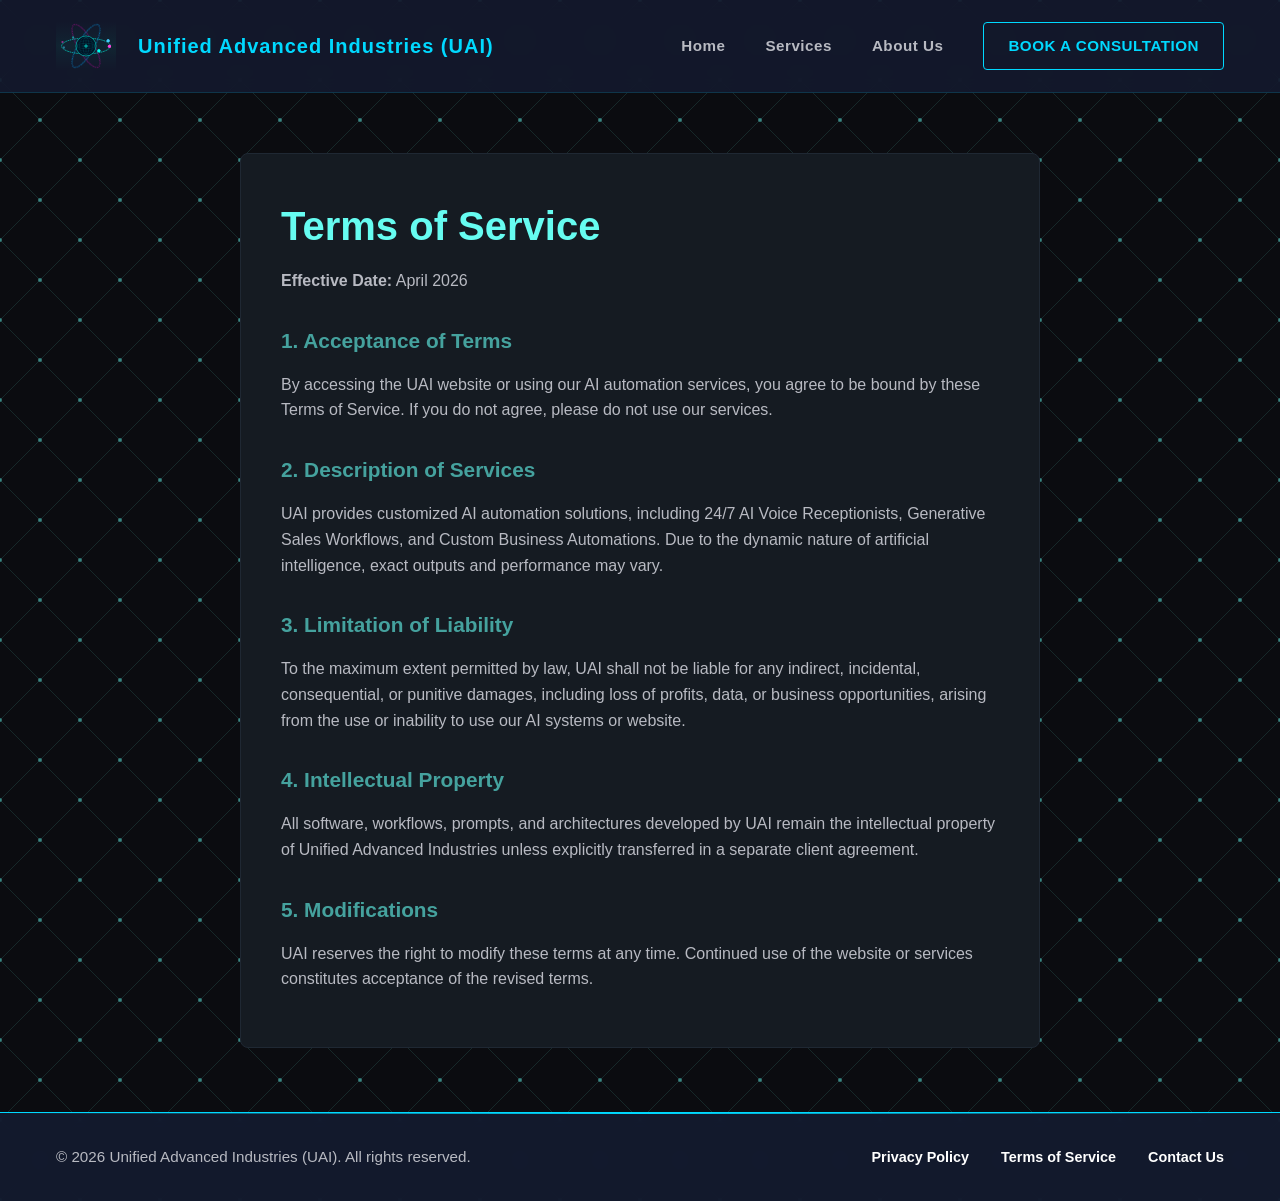
<file: terms.html>
<!DOCTYPE html>
<html lang="en">
<head>
    <meta charset="UTF-8">
    <meta name="viewport" content="width=device-width, initial-scale=1.0">
    <title>Terms of Service - Unified Advanced Industries (UAI)</title>
    <link rel="stylesheet" href="project.css">
    <!-- Favicon placeholder -->
    <link rel="icon" href="images/favicon.ico" type="image/x-icon">
</head>
<body>
    <!-- Header section with navigation -->
    <header>
        <div class="container header-content">
            <a href="index.html" class="logo" style="text-decoration: none;"><iframe src="logo.html" class="nav-logo-anim" scrolling="no" frameborder="0"></iframe>Unified Advanced Industries (UAI)</a>
            <nav>
                <ul>
                    <li><a href="index.html">Home</a></li>
                    <li><a href="services.html">Services</a></li>
                    <li><a href="about.html">About Us</a></li>
                    <li><a href="#consultation-modal" class="nav-cta">Book a Consultation</a></li>
                </ul>
            </nav>
        </div>
    </header>

    <!-- Main content area -->
    <main>
        <section class="legal-section container">
            <h1>Terms of Service</h1>
            <p><strong>Effective Date:</strong> April 2026</p>
            
            <h2>1. Acceptance of Terms</h2>
            <p>By accessing the UAI website or using our AI automation services, you agree to be bound by these Terms of Service. If you do not agree, please do not use our services.</p>
            
            <h2>2. Description of Services</h2>
            <p>UAI provides customized AI automation solutions, including 24/7 AI Voice Receptionists, Generative Sales Workflows, and Custom Business Automations. Due to the dynamic nature of artificial intelligence, exact outputs and performance may vary.</p>
            
            <h2>3. Limitation of Liability</h2>
            <p>To the maximum extent permitted by law, UAI shall not be liable for any indirect, incidental, consequential, or punitive damages, including loss of profits, data, or business opportunities, arising from the use or inability to use our AI systems or website.</p>
            
            <h2>4. Intellectual Property</h2>
            <p>All software, workflows, prompts, and architectures developed by UAI remain the intellectual property of Unified Advanced Industries unless explicitly transferred in a separate client agreement.</p>
            
            <h2>5. Modifications</h2>
            <p>UAI reserves the right to modify these terms at any time. Continued use of the website or services constitutes acceptance of the revised terms.</p>
        </section>
    </main>

    <div id="consultation-modal" class="modal">
        <div class="modal-content">
            <a href="#!" class="close-btn" aria-label="Close modal">&times;</a>
            <h2>Request a Consultation</h2>
            <p style="text-align: center; color: #8a95a5; margin-bottom: 20px; font-size: 0.95em;">Tell us about your workflows, scale, and operational bottlenecks. We will design a bespoke architecture and provide a custom quote.</p>
            <form id="consultation-form" method="post" action="https://webdevbasics.net/scripts/demo.php">
                <div class="form-group">
                    <label for="myName">Full Name:</label>
                    <input type="text" id="myName" name="myName" required>
                </div>
                <div class="form-group">
                    <label for="myEmail">Email Address:</label>
                    <input type="email" id="myEmail" name="myEmail" required>
                </div>
                <label for="phone" style="display: block; color: #e0e6ed; margin-bottom: 5px;">Phone Number</label>
                <input type="tel" id="phone" name="phone" required style="width: 100%; padding: 10px; margin-bottom: 15px; background: #0B0C10; border: 1px solid #45A29E; color: #e0e6ed; border-radius: 4px;">
                <div class="form-group">
                    <label for="myService">Service of Interest:</label>
                    <select id="myService" name="myService">
                        <option value="Voice Receptionist">24/7 AI Voice Receptionist</option>
                        <option value="Sales Workflows">Generative Sales Workflows</option>
                        <option value="Custom Automation">Custom Business Automations</option>
                        <option value="General Inquiry">Other / General Inquiry</option>
                    </select>
                </div>
                <div class="form-group">
                    <label for="myComments">Project Details / Message:</label>
                    <textarea id="myComments" name="myComments" rows="4" required></textarea>
                </div>
                <input type="submit" value="Submit Request" class="submit-btn">
            </form>
        </div>
    </div>

    <!-- Footer with copyright and links -->
    <footer>
        <div class="container footer-content">
            <p>&copy; 2026 Unified Advanced Industries (UAI). All rights reserved.</p>
            <div class="footer-links">
                <a href="privacy.html">Privacy Policy</a>
                <a href="terms.html">Terms of Service</a>
                <a href="#consultation-modal">Contact Us</a>
            </div>
        </div>
    </footer>
    <button id="scrollTopBtn" title="Go to top">&#8679;</button>
    <script src="main.js"></script>
</body>
</html>
</file>
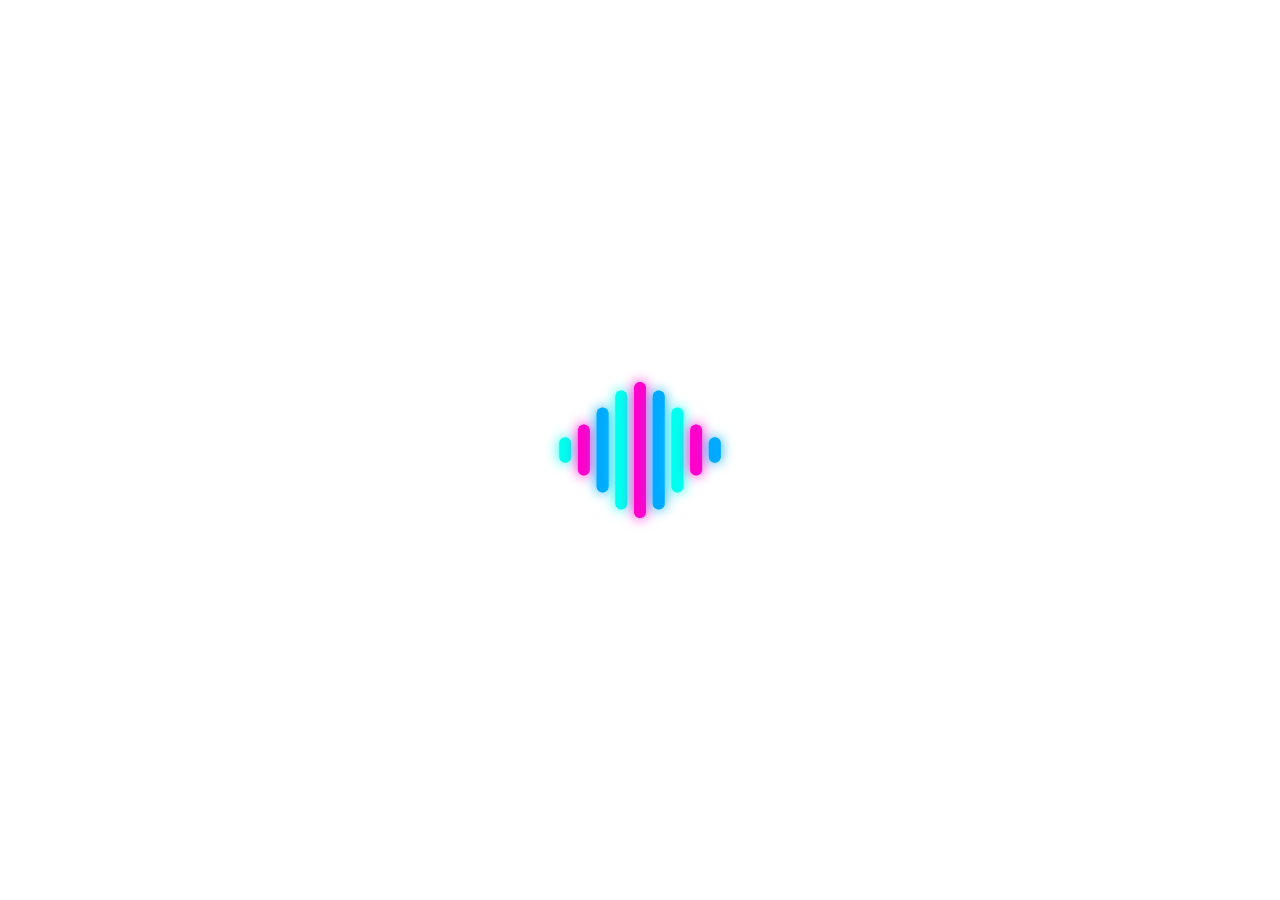
<file: voice.html>
<!DOCTYPE html>
<html lang="en">
<head>
<meta charset="UTF-8">
<meta name="viewport" content="width=device-width, initial-scale=1.0">
<title>Voice Receptionist Soundwave</title>
<style>
  * { margin: 0; padding: 0; box-sizing: border-box; }
  body {
    background: transparent !important;
    margin: 0;
    display: flex;
    align-items: center;
    justify-content: center;
    height: 100vh;
    overflow: hidden;
  }

  .soundwave-wrap {
    width: 100%;
    height: 100%;
    transform: scale(0.85);
    position: relative;
    z-index: 1;
    display: flex;
    align-items: center;
    justify-content: center;
    gap: 8px;
    padding: 40px;
    background: transparent;
    border-radius: 20px;
  }

  .bar {
    width: 14px;
    border-radius: 20px;
    background: #fff;
    animation: wave 1.2s ease-in-out infinite alternate;
    transform-origin: center;
  }

  /* Apply your logo's neon colors and glow */
  .bar:nth-child(3n+1) { 
    background: #00ffee; 
    box-shadow: 0 0 15px #00ffee, 0 0 5px #00ffee inset; 
  }
  .bar:nth-child(3n+2) { 
    background: #ff00cc; 
    box-shadow: 0 0 15px #ff00cc, 0 0 5px #ff00cc inset; 
  }
  .bar:nth-child(3n+3) { 
    background: #00aaff; 
    box-shadow: 0 0 15px #00aaff, 0 0 5px #00aaff inset; 
  }

  /* Stagger the animation delays and base heights to create the wave shape */
  .bar:nth-child(1)  { height: 30px;  animation-delay: 0.0s; }
  .bar:nth-child(2)  { height: 60px;  animation-delay: 0.1s; }
  .bar:nth-child(3)  { height: 100px; animation-delay: 0.2s; }
  .bar:nth-child(4)  { height: 140px; animation-delay: 0.3s; }
  .bar:nth-child(5)  { height: 160px; animation-delay: 0.4s; }
  .bar:nth-child(6)  { height: 140px; animation-delay: 0.5s; }
  .bar:nth-child(7)  { height: 100px; animation-delay: 0.6s; }
  .bar:nth-child(8)  { height: 60px;  animation-delay: 0.7s; }
  .bar:nth-child(9)  { height: 30px;  animation-delay: 0.8s; }

  @keyframes wave {
    0% { transform: scaleY(0.15); opacity: 0.5; }
    100% { transform: scaleY(1); opacity: 1; filter: brightness(1.3); }
  }
</style>
</head>
<body>
  <div class="soundwave-wrap">
    <div class="bar"></div>
    <div class="bar"></div>
    <div class="bar"></div>
    <div class="bar"></div>
    <div class="bar"></div>
    <div class="bar"></div>
    <div class="bar"></div>
    <div class="bar"></div>
    <div class="bar"></div>
  </div>
</body>
</html>
</file>
<file: project.css>
/* project.css - External Stylesheet for Unified Advanced Industries (UAI) Website */
/* Futuristic cybernetic minimalist design with sophisticated dark theme and luminescent accents */

/* Root variables for consistent theming */
:root {
  /* Color palette - Sophisticated dark tech aesthetic */
  --primary-bg: #0A0E27; /* Deep dark background (slightly more blue) */
  --secondary-bg: #141B2F; /* Slightly lighter dark for sections */
  --tertiary-bg: #1A2240; /* Third level background */
  --accent-primary: #00D9FF; /* Bright cyan luminescence */
  --accent-secondary: #0DFFA3; /* Cool tech-green */
  --accent-tertiary: #A855FF; /* Subtle purple */
  --accent-glow: #00D9FF; /* Glow color */
  --text-color: #FFFFFF; /* White text for readability */
  --text-secondary: #B8BAC2; /* Light gray for secondary text */
  --border-color: #00D9FF; /* Cyan borders */
  --grid-color: rgba(0, 217, 255, 0.08); /* Subtle grid lines */

  /* Typography - Precise and sleek */
  --font-family: 'Inter', 'Segoe UI', 'Roboto', sans-serif; /* Clean, modern sans-serif */
  --font-size-base: 16px;
  --line-height: 1.6;

  /* Spacing */
  --container-max-width: 1200px;
  --padding-section: 5rem 2rem;
  --margin-section: 2rem 0;

  /* Animations */
  --transition-standard: 0.3s cubic-bezier(0.4, 0.0, 0.2, 1);
  --transition-smooth: 0.5s cubic-bezier(0.4, 0.0, 0.2, 1);
}

/* Global reset and base styles */
* {
  margin: 0;
  padding: 0;
  box-sizing: border-box;
}

body {
  font-family: var(--font-family);
  font-size: var(--font-size-base);
  line-height: var(--line-height);
  color: var(--text-color);
  background: #0B0C10 url("data:image/svg+xml,%3Csvg xmlns='http://www.w3.org/2000/svg' width='80' height='80'%3E%3Cpath d='M0 0L80 80ZM80 0L0 80Z' stroke='rgba(102,252,241,0.06)' stroke-width='1'/%3E%3Ccircle cx='40' cy='40' r='2' fill='rgba(102,252,241,0.5)'%3E%3Canimate attributeName='opacity' values='0.1; 1; 0.1' dur='4s' repeatCount='indefinite'/%3E%3C/circle%3E%3Ccircle cx='0' cy='0' r='2' fill='rgba(102,252,241,0.5)'%3E%3Canimate attributeName='opacity' values='0.1; 1; 0.1' dur='4s' repeatCount='indefinite'/%3E%3C/circle%3E%3Ccircle cx='80' cy='0' r='2' fill='rgba(102,252,241,0.5)'%3E%3Canimate attributeName='opacity' values='0.1; 1; 0.1' dur='4s' repeatCount='indefinite'/%3E%3C/circle%3E%3Ccircle cx='0' cy='80' r='2' fill='rgba(102,252,241,0.5)'%3E%3Canimate attributeName='opacity' values='0.1; 1; 0.1' dur='4s' repeatCount='indefinite'/%3E%3C/circle%3E%3Ccircle cx='80' cy='80' r='2' fill='rgba(102,252,241,0.5)'%3E%3Canimate attributeName='opacity' values='0.1; 1; 0.1' dur='4s' repeatCount='indefinite'/%3E%3C/circle%3E%3C/svg%3E") !important;
  background-size: 80px 80px !important;
  animation: panXGrid 30s linear infinite;
  margin: 0;
  overflow-x: hidden;
  position: relative;
}

/* Keyframes for the diagonal X-grid scroll */
@keyframes panXGrid {
  0% { background-position: 0 0; }
  100% { background-position: 80px 80px; }
}

/* Old grid pattern removed */

main, header, footer {
  position: relative;
  z-index: 1;
}

/* Accessibility: Focus states for all interactive elements */
a:focus,
button:focus,
input:focus,
textarea:focus {
  outline: 2px solid var(--accent-color);
  outline-offset: 2px;
}

/* Typography styles */
h1, h2, h3, h4, h5, h6 {
  margin-bottom: 1rem;
  font-weight: 600;
  color: var(--text-color);
}

h1 {
  font-size: 2.5rem;
}

h2 {
  font-size: 2rem;
}

h3 {
  font-size: 1.5rem;
}

p {
  margin-bottom: 1rem;
  color: var(--text-secondary);
}

a {
  color: var(--accent-color);
  text-decoration: none;
  transition: color 0.3s ease;
}

a:hover,
a:focus {
  color: var(--accent-hover);
}

/* Button styles with luminescent glow effects */
.btn {
  display: inline-block;
  padding: 0.875rem 2rem;
  background-color: transparent;
  color: var(--accent-primary);
  border: 2px solid var(--accent-primary);
  border-radius: 0.25rem;
  font-weight: 700;
  text-align: center;
  transition: all var(--transition-standard);
  cursor: pointer;
  position: relative;
  overflow: hidden;
  letter-spacing: 0.5px;
  text-transform: uppercase;
  font-size: 0.95rem;
}

.btn::before {
  content: '';
  position: absolute;
  top: 0;
  left: -100%;
  width: 100%;
  height: 100%;
  background: var(--accent-primary);
  transition: left var(--transition-standard);
  z-index: -1;
}

.btn:hover,
.btn:focus {
  color: var(--primary-bg);
  box-shadow: 0 0 20px rgba(0, 217, 255, 0.6), inset 0 0 20px rgba(0, 217, 255, 0.2);
  text-shadow: 0 0 10px rgba(0, 217, 255, 0.3);
}

.btn:hover::before,
.btn:focus::before {
  left: 0;
}

/* Layout containers */
.container {
  max-width: var(--container-max-width);
  margin: 0 auto;
  padding: 0 1rem;
}

/* Header styles - Sleek navigation bar */
header {
  background-color: rgba(20, 27, 47, 0.85);
  backdrop-filter: blur(10px);
  padding: 1rem 0;
  position: sticky;
  top: 0;
  z-index: 100;
  border-bottom: 1px solid rgba(0, 217, 255, 0.15);
}

.header-content {
  display: flex;
  justify-content: space-between;
  align-items: center;
  flex-wrap: wrap;
}

.logo {
  font-size: 1.25rem;
  font-weight: 800;
  color: var(--accent-primary);
  letter-spacing: 1px;
  display: flex;
  align-items: center;
  gap: 0.75rem;
}

.nav-logo {
  max-height: 45px;
  width: auto;
  vertical-align: middle;
  display: none;
}

.nav-logo-anim {
  width: 60px;
  height: 60px;
  border: none;
  pointer-events: none;
  margin-right: 10px;
  vertical-align: middle;
}

nav ul {
  list-style: none;
  display: flex;
  align-items: center;
  gap: 2.5rem;
}

nav a {
  font-weight: 600;
  transition: color var(--transition-standard);
  color: var(--text-secondary);
  font-size: 0.95rem;
  letter-spacing: 0.5px;
  position: relative;
}

nav a::after {
  content: '';
  position: absolute;
  bottom: -4px;
  left: 0;
  width: 0;
  height: 2px;
  background: linear-gradient(90deg, var(--accent-primary), var(--accent-secondary));
  transition: width var(--transition-standard);
}

nav a:hover,
nav a:focus {
  color: var(--accent-primary);
}

nav a:hover::after,
nav a:focus::after {
  width: 100%;
}

.nav-cta {
  display: inline-block;
  padding: 0.65rem 1.5rem;
  background-color: transparent;
  color: var(--accent-primary);
  border: 1.5px solid var(--accent-primary);
  border-radius: 0.25rem;
  font-weight: 700;
  text-decoration: none;
  transition: all var(--transition-standard);
  font-size: 0.95rem;
  letter-spacing: 0.5px;
  text-transform: uppercase;
  position: relative;
}

.nav-cta:hover,
.nav-cta:focus {
  background-color: rgba(0, 217, 255, 0.1);
  border-color: var(--accent-secondary);
  color: var(--accent-secondary);
  box-shadow: 0 0 15px rgba(0, 217, 255, 0.4), inset 0 0 10px rgba(0, 217, 255, 0.1);
  transform: translateY(-1px);
}

.contact-block {
  margin: 4rem auto;
  padding: 2.5rem;
  text-align: center;
  background: rgba(26, 34, 64, 0.3);
  border: 1.5px solid rgba(0, 217, 255, 0.2);
  max-width: 600px;
  border-radius: 0.25rem;
  position: relative;
}

.contact-block::before {
  content: '';
  position: absolute;
  top: 0;
  left: 0;
  right: 0;
  height: 1px;
  background: linear-gradient(90deg, transparent, var(--accent-secondary), transparent);
}

.contact-block h3 {
  color: var(--accent-secondary);
  font-size: 1.4rem;
  margin-bottom: 1.5rem;
}

.contact-block p {
  margin-bottom: 1rem;
  font-size: 1.05rem;
}

.contact-block a {
  transition: all var(--transition-standard);
}

.contact-block a:hover {
  text-shadow: 0 0 10px rgba(0, 217, 255, 0.5);
}

/* Main content styles */
main {
  min-height: calc(100vh - 200px); /* Ensure footer stays at bottom */
}

/* Hero section - Dramatic introduction with luminescence */
.hero {
  background: linear-gradient(135deg, rgba(10, 14, 39, 0.95) 0%, rgba(20, 27, 47, 0.95) 50%, rgba(26, 34, 64, 0.95) 100%);
  padding: var(--padding-section);
  text-align: center;
  position: relative;
  overflow: hidden;
  min-height: 600px;
  display: flex;
  align-items: center;
  justify-content: center;
}

.hero::before {
  content: '';
  position: absolute;
  top: 0;
  left: 0;
  right: 0;
  bottom: 0;
  background: 
    radial-gradient(circle at 30% 50%, rgba(0, 217, 255, 0.15) 0%, transparent 50%),
    radial-gradient(circle at 70% 50%, rgba(168, 85, 255, 0.1) 0%, transparent 50%);
  pointer-events: none;
  z-index: 1;
}

.hero::after {
  content: '';
  position: absolute;
  top: 0;
  left: 0;
  right: 0;
  bottom: 0;
  background: 
    linear-gradient(0deg, transparent 0%, rgba(0, 217, 255, 0.05) 50%, transparent 100%);
  pointer-events: none;
  z-index: 2;
  animation: scanlines 8s linear infinite;
}

@keyframes scanlines {
  0% {
    transform: translateY(0);
  }
  100% {
    transform: translateY(10px);
  }
}

.hero-content {
  position: relative;
  z-index: 3;
  max-width: 900px;
}

.hero h1 {
  margin-bottom: 1.5rem;
  font-size: 3.5rem;
  font-weight: 800;
  letter-spacing: -1px;
  line-height: 1.1;
  background: linear-gradient(135deg, #00D9FF 0%, #0DFFA3 100%);
  -webkit-background-clip: text;
  -webkit-text-fill-color: transparent;
  background-clip: text;
  text-shadow: 0 0 30px rgba(0, 217, 255, 0.3);
}

.hero p {
  font-size: 1.25rem;
  margin-bottom: 2.5rem;
  max-width: 700px;
  margin-left: auto;
  margin-right: auto;
  color: var(--text-secondary);
  font-weight: 300;
  letter-spacing: 0.3px;
}

.hero-image {
  margin-top: 3rem;
  max-width: 100%;
  height: auto;
  border: 2px solid var(--accent-primary);
  border-radius: 0.5rem;
  box-shadow: 0 0 40px rgba(0, 217, 255, 0.4), inset 0 0 40px rgba(0, 217, 255, 0.1);
}

/* Overview section */
.hero-image-container {
    text-align: center;
    margin: 40px auto 0;
    position: relative;
    z-index: 1;
}

.hero-image-container img {
    max-width: 600px;
    width: 90%;
    border-radius: 8px;
    border: 1px solid #45A29E;
    box-shadow: 0 0 20px rgba(102, 252, 241, 0.15);
}

.overview {
    position: relative;
    z-index: 10;
    margin: 60px auto 60px;
    max-width: 800px;
    background-color: rgba(11, 12, 16, 0.85);
    padding: 35px;
    border: 1px solid #1F2833;
    border-radius: 12px;
    text-align: center;
    backdrop-filter: blur(4px);
}

.overview h2 {
  color: var(--accent-primary);
  font-size: 2.5rem;
  margin-bottom: 2rem;
  letter-spacing: -0.5px;
}

.overview p {
  font-size: 1.05rem;
  line-height: 1.8;
  color: var(--text-secondary);
}

/* Services section */
.services {
  padding: var(--padding-section);
  background-color: var(--secondary-bg);
  position: relative;
}

.services::before {
  content: '';
  position: absolute;
  top: 0;
  left: 0;
  right: 0;
  height: 1px;
  background: linear-gradient(90deg, transparent, var(--accent-secondary), transparent);
}

.services h2 {
  color: var(--accent-primary);
  font-size: 2.5rem;
  margin-bottom: 1rem;
  letter-spacing: -0.5px;
}

.services > .container > p {
  max-width: 600px;
  margin-bottom: 3rem;
  font-size: 1.05rem;
}

/* Services intro container - centered layout */
.services-intro-container {
  text-align: center;
  margin: 0 auto;
  max-width: 800px;
}

.services-grid {
  display: grid;
  grid-template-columns: repeat(3, 1fr);
  gap: 2.5rem;
  margin-top: 3rem;
}

/* Service cards - Modular containers with luminescent effects */
.service-card {
  background-color: rgba(26, 34, 64, 0.5);
  backdrop-filter: blur(5px);
  padding: 2.5rem;
  border-radius: 0.25rem;
  border: 1.5px solid rgba(0, 217, 255, 0.3);
  transition: all var(--transition-smooth);
  position: relative;
  overflow: hidden;
  display: flex;
  flex-direction: column;
}

.service-card::before {
  content: '';
  position: absolute;
  top: 0;
  left: 0;
  right: 0;
  height: 1px;
  background: linear-gradient(90deg, transparent, var(--accent-primary), transparent);
  opacity: 0;
  transition: opacity var(--transition-standard);
}

.service-card::after {
  content: '';
  position: absolute;
  top: 0;
  left: -100%;
  width: 100%;
  height: 100%;
  background: linear-gradient(90deg, transparent, rgba(0, 217, 255, 0.1), transparent);
  transition: left var(--transition-smooth);
  z-index: 0;
}

.service-card:hover {
  transform: translateY(-8px);
  border-color: var(--accent-primary);
  box-shadow: 0 20px 50px rgba(0, 217, 255, 0.25), inset 0 1px 0 rgba(0, 217, 255, 0.2);
}

.service-card:hover::before {
  opacity: 1;
}

.service-card:hover::after {
  left: 100%;
}

.service-card > * {
  position: relative;
  z-index: 1;
}

.service-card h3 {
  color: var(--accent-primary);
  margin-bottom: 1rem;
  font-size: 1.4rem;
  font-weight: 700;
  letter-spacing: 0.3px;
}

.service-card p {
  flex-grow: 1;
  margin-bottom: 1.5rem;
  font-size: 1rem;
}

.service-card ul {
  list-style: none;
  margin-top: auto;
}

.service-card ul li {
  padding-left: 1.5rem;
  margin-bottom: 0.75rem;
  position: relative;
  font-size: 0.95rem;
  color: var(--text-secondary);
}

.service-card ul li::before {
  content: '→';
  position: absolute;
  left: 0;
  color: var(--accent-secondary);
  font-weight: bold;
}

/* Service links - clickable cards */
.service-modal-trigger {
  text-decoration: none;
  color: inherit;
  display: block;
}

/* Service animation frames */
.service-anim-frame {
  width: 100%;
  height: 200px;
  border: none;
  border-radius: 8px;
  margin-bottom: 15px;
  pointer-events: none;
  background: rgba(11, 12, 16, 0.4);
  box-shadow: inset 0 0 20px rgba(102, 252, 241, 0.05);
  transition: box-shadow 0.3s ease;
}

.service-modal-trigger:hover .service-anim-frame {
  box-shadow: inset 0 0 25px rgba(102, 252, 241, 0.2);
}

/* Service header centering */
.service-modal-trigger h2,
.service-modal-trigger h3,
.service-box h2,
.service-box h3 {
  text-align: center;
  color: #66FCF1;
  margin-top: 10px;
  margin-bottom: 15px;
}

/* Advanced ROI Calculator Section - 2 Column Layout */
.roi-section-advanced { max-width: 900px; margin: 60px auto; padding: 15px; font-family: 'Inter', sans-serif; }
.calc-wrapper { display: flex; flex-wrap: wrap; background: #0B0C10; border-radius: 16px; border: 1px solid #1F2833; overflow: hidden; box-shadow: 0 10px 30px rgba(0,0,0,0.5); }

/* Left Column */
.calc-left { flex: 1; min-width: 250px; padding: 28px; background: #0B0C10; }
.calc-badge { display: inline-block; color: #45A29E; font-size: 0.75em; font-weight: bold; letter-spacing: 1px; margin-bottom: 12px; text-transform: uppercase; }
.calc-left h2 { color: #e0e6ed; font-size: 1.5em; margin-bottom: 8px; line-height: 1.2; }
.calc-desc { color: #8a95a5; margin-bottom: 28px; font-size: 0.9em; line-height: 1.5; }

.slider-group { margin-bottom: 26px; }
.slider-header { display: flex; justify-content: space-between; align-items: center; margin-bottom: 8px; color: #e0e6ed; font-weight: 600; font-size: 0.9em; }
.slider-val { font-size: 1.2em; color: #e0e6ed; }
input[type="range"] { width: 100%; height: 5px; background: #1F2833; border-radius: 5px; outline: none; -webkit-appearance: none; accent-color: #e0e6ed; }
input[type="range"]::-webkit-slider-thumb { -webkit-appearance: none; width: 16px; height: 16px; border-radius: 50%; background: #ffffff; border: 2px solid #0B0C10; cursor: pointer; }
.slider-labels { display: flex; justify-content: space-between; margin-top: 6px; color: #5a6575; font-size: 0.75em; }

.math-box { background: #151b22; padding: 15px; border-radius: 10px; margin-top: 16px; border: 1px solid #1F2833; }
.math-box h4 { color: #5a6575; font-size: 0.75em; margin-bottom: 8px; letter-spacing: 1px; }
.math-box p { color: #8a95a5; font-size: 0.85em; line-height: 1.4; margin: 0; }

/* Right Column */
.calc-right { flex: 1; min-width: 250px; padding: 28px; background: #151b22; border-left: 1px solid #1F2833; }
.loss-label { color: #45A29E; font-size: 0.95em; margin-bottom: 4px; }
.loss-huge { font-size: 2.8em; font-weight: 800; color: #e0e6ed; line-height: 1; margin-bottom: 8px; letter-spacing: -1px; }
.loss-sub { color: #8a95a5; font-size: 0.85em; margin-bottom: 22px; }

.stats-row { display: flex; gap: 12px; margin-bottom: 20px; }
.stat-card { flex: 1; background: #0B0C10; padding: 15px; border-radius: 10px; border: 1px solid #1F2833; }
.stat-title { color: #8a95a5; font-size: 0.8em; margin-bottom: 6px; }
.stat-number { font-size: 1.2em; font-weight: 700; color: #e0e6ed; }
.highlight-roi { color: #66FCF1; }

/* Interactive Calculator Stat Card */
.stat-card.clickable-card {
    text-decoration: none;
    display: block;
    cursor: pointer;
    transition: all 0.3s ease;
    border: 1px solid #1F2833;
}

.stat-card.clickable-card:hover {
    background-color: #1F2833;
    border-color: #66FCF1;
    box-shadow: 0 0 20px rgba(102, 252, 241, 0.2);
    transform: translateY(-4px);
}

.net-card { background: #0B0C10; padding: 18px 15px; border-radius: 10px; border: 1px solid #66FCF1; margin-bottom: 20px; box-shadow: 0 0 15px rgba(102, 252, 241, 0.1); display: block; text-decoration: none; cursor: pointer; transition: all 0.3s ease; }
.net-card:hover { background-color: #1F2833; box-shadow: 0 0 25px rgba(102, 252, 241, 0.3); transform: translateY(-2px); border-color: #e0e6ed; }
.net-title { color: #e0e6ed; font-size: 0.9em; margin-bottom: 4px; font-weight: 600; }
.net-huge { font-size: 1.8em; font-weight: 800; color: #e0e6ed; }
.per-mo { font-size: 0.4em; color: #8a95a5; font-weight: normal; }

.call-btn { display: block; width: 100%; text-align: center; background: #1F2833; color: #e0e6ed; padding: 14px; border-radius: 10px; font-weight: 700; font-size: 0.95em; text-decoration: none; border: 1px solid #45A29E; transition: all 0.3s; }
.call-btn:hover { background: #45A29E; color: #0B0C10; }

/* Interactive CEO Bio Card */
.bio-card-link {
    text-decoration: none;
    color: inherit;
    display: block;
    cursor: pointer;
    padding: 25px;
    border-radius: 12px;
    border: 1px solid transparent;
    transition: all 0.4s ease;
    text-align: center;
    background-color: rgba(11, 12, 16, 0.4);
}

.bio-card-link:hover {
    background-color: #151b22;
    border-color: #45A29E;
    box-shadow: 0 10px 30px rgba(102, 252, 241, 0.15);
    transform: translateY(-6px);
}

/* Ensure the headshot glows slightly on hover too */
.bio-card-link:hover .bio-image {
    box-shadow: 0 0 20px rgba(102, 252, 241, 0.3);
    border-color: #66FCF1;
    transition: all 0.3s ease;
}

@media (max-width: 800px) {
    .calc-wrapper { flex-direction: column; }
    .calc-right { border-left: none; border-top: 1px solid #1F2833; }
}

/* About section */
.about {
  padding: var(--padding-section);
  background-color: var(--primary-bg);
  position: relative;
}

.about::before {
  content: '';
  position: absolute;
  top: 0;
  left: 0;
  right: 0;
  height: 1px;
  background: linear-gradient(90deg, transparent, var(--accent-primary), transparent);
}

.about-content {
  max-width: 900px;
  margin: 0 auto;
}

.about h2 {
  text-align: center;
  margin-bottom: 2rem;
  color: var(--accent-primary);
  font-size: 2.5rem;
  letter-spacing: -0.5px;
}

.about h3 {
  color: var(--accent-secondary);
  font-size: 1.4rem;
  margin-top: 2rem;
  margin-bottom: 1rem;
  letter-spacing: 0.3px;
}

.about p {
  margin-bottom: 1.5rem;
  line-height: 1.8;
  font-size: 1rem;
}

/* Profile section with headshot */
.profile-section {
  display: grid;
  grid-template-columns: 1fr 1fr;
  gap: 3rem;
  align-items: center;
  margin: 3rem 0;
  padding: 2.5rem;
  background: rgba(26, 34, 64, 0.3);
  border: 1.5px solid rgba(0, 217, 255, 0.2);
  border-radius: 0.25rem;
}

.profile-image-wrapper {
  position: relative;
  display: flex;
  justify-content: center;
  align-items: center;
}

.profile-image-glow {
  position: absolute;
  width: 100%;
  height: 100%;
  border: 2px solid var(--accent-primary);
  border-radius: 0.5rem;
  box-shadow: 0 0 40px rgba(0, 217, 255, 0.4), inset 0 0 40px rgba(0, 217, 255, 0.1);
  z-index: 1;
}

.profile-image {
  max-width: 100%;
  height: auto;
  border-radius: 0.25rem;
  position: relative;
  z-index: 2;
}

.profile-content h3 {
  color: var(--accent-primary);
  font-size: 1.8rem;
  margin-bottom: 1rem;
}

/* Contact block styling */

/* Footer styles */
footer {
  background-color: rgba(20, 27, 47, 0.95);
  backdrop-filter: blur(10px);
  padding: 2rem 0;
  text-align: center;
  border-top: 1px solid var(--accent-primary);
  position: relative;
  margin-top: 4rem;
}

footer::before {
  content: '';
  position: absolute;
  top: 0;
  left: 0;
  right: 0;
  height: 1px;
  background: linear-gradient(90deg, transparent, var(--accent-primary), transparent);
}

.footer-content {
  display: flex;
  justify-content: space-between;
  align-items: center;
  flex-wrap: wrap;
  gap: 1.5rem;
}

.footer-content p {
  margin: 0;
  font-size: 0.95rem;
}

.footer-links {
  display: flex;
  gap: 2rem;
}

.footer-links a {
  font-size: 0.9rem;
  font-weight: 600;
  transition: all var(--transition-standard);
}

.footer-links a:hover {
  color: var(--accent-secondary);
  text-shadow: 0 0 10px rgba(0, 217, 255, 0.3);
}

/* Legal Pages Styling */
.legal-section {
    max-width: 800px;
    margin: 60px auto;
    padding: 40px;
    background-color: #151b22;
    border: 1px solid #1F2833;
    border-radius: 8px;
    color: #e0e6ed;
    line-height: 1.6;
}

.legal-section h1 {
    color: #66FCF1;
    margin-bottom: 10px;
}

.legal-section h2 {
    color: #45A29E;
    margin-top: 30px;
    margin-bottom: 15px;
    font-size: 1.3em;
}

.legal-section p {
    margin-bottom: 15px;
}

.legal-section a {
    color: #66FCF1;
    text-decoration: none;
}

.legal-section a:hover {
    text-decoration: underline;
}

/* Responsive design with media queries */
@media (max-width: 768px) {
  /* Mobile styles */
  .header-content {
    flex-direction: column;
    gap: 1rem;
  }

  nav ul {
    gap: 1rem;
  }

  .hero h1 {
    font-size: 2rem;
  }

  .hero p {
    font-size: 1rem;
  }

  .services-grid {
    grid-template-columns: 1fr;
  }

  .footer-content {
    flex-direction: column;
    text-align: center;
  }

  .footer-links {
    justify-content: center;
  }
}

@media (max-width: 480px) {
  /* Small mobile styles */
  .hero {
    padding: 2rem 1rem;
  }

  .overview,
  .services,
  .about {
    padding: 2rem 1rem;
  }

  nav ul {
    flex-direction: column;
    gap: 0.5rem;
  }

  .footer-links {
    flex-direction: column;
    gap: 0.5rem;
  }
}

/* High contrast mode support for accessibility */
@media (prefers-contrast: high) {
  :root {
    --text-color: #FFFFFF;
    --text-secondary: #FFFFFF;
    --primary-bg: #000000;
    --secondary-bg: #000000;
    --accent-primary: #00FFFF;
    --accent-secondary: #00FF00;
  }
}

/* Reduced motion for accessibility */
@media (prefers-reduced-motion: reduce) {
  * {
    animation-duration: 0.01ms !important;
    animation-iteration-count: 1 !important;
    transition-duration: 0.01ms !important;
  }
}

/* Table Section & Responsive Wrapper */
.table-section {
    padding: 3rem 1.25rem;
    max-width: 1000px;
    margin: 0 auto;
}
.table-container {
    overflow-x: auto;
    box-shadow: 0 0 40px rgba(0, 217, 255, 0.2), inset 0 1px 0 rgba(0, 217, 255, 0.1);
    border-radius: 0.25rem;
    border: 1.5px solid rgba(0, 217, 255, 0.3);
}

/* Table Styling */
.ai-impact-table {
    width: 100%;
    border-collapse: collapse;
    background-color: rgba(10, 14, 39, 0.8);
    color: var(--text-secondary);
    font-family: 'Inter', sans-serif;
}

.ai-impact-table caption {
    font-size: 1.4rem;
    color: var(--accent-primary);
    margin-bottom: 1.5rem;
    text-align: center;
    font-weight: 800;
    letter-spacing: 0.5px;
    text-transform: uppercase;
}

.ai-impact-table th {
    background: linear-gradient(90deg, rgba(20, 27, 47, 0.7), rgba(20, 27, 47, 0.5));
    color: var(--accent-primary);
    padding: 1.25rem;
    text-align: left;
    border-bottom: 2px solid var(--accent-primary);
    white-space: nowrap;
    font-weight: 700;
    letter-spacing: 0.3px;
}

.ai-impact-table td {
    padding: 1rem 1.25rem;
    border-bottom: 1px solid rgba(0, 217, 255, 0.1);
    vertical-align: top;
    font-size: 0.95rem;
}

.ai-impact-table tbody tr {
    transition: all var(--transition-standard);
}

.ai-impact-table tbody tr:nth-child(even) {
    background-color: rgba(26, 34, 64, 0.3);
}

.ai-impact-table tbody tr:hover {
    background-color: rgba(0, 217, 255, 0.08);
    border-left: 3px solid var(--accent-secondary);
    padding-left: 0;
}

/* CSS Modal Overlay */
.modal {
    display: none;
    position: fixed;
    z-index: 1000;
    left: 0;
    top: 0;
    width: 100%;
    height: 100%;
    background-color: rgba(10, 14, 39, 0.92);
    backdrop-filter: blur(5px);
    justify-content: center;
    align-items: center;
}

/* CSS-Only Open Mechanism */
.modal:target {
    display: flex;
    animation: fadeIn var(--transition-standard);
}

@keyframes fadeIn {
  from {
    opacity: 0;
  }
  to {
    opacity: 1;
  }
}

/* Modal Content Box */
.modal-content {
    background-color: rgba(20, 27, 47, 0.95);
    backdrop-filter: blur(10px);
    padding: 25px 20px;
    border: 1.5px solid var(--accent-primary);
    border-radius: 0.25rem;
    width: 90%;
    max-width: 550px;
    position: relative;
    box-shadow: 0 0 60px rgba(0, 217, 255, 0.3), inset 0 1px 0 rgba(0, 217, 255, 0.2);
    max-height: 85vh;
    overflow-y: auto;
}

.modal-content::before {
  content: '';
  position: absolute;
  top: 0;
  left: 0;
  right: 0;
  height: 1px;
  background: linear-gradient(90deg, transparent, var(--accent-primary), transparent);
}

/* Close Button */
.close-btn {
    position: absolute;
    top: 10px;
    right: 15px;
    z-index: 10;
    color: var(--text-secondary);
    font-size: 2rem;
    text-decoration: none;
    font-weight: bold;
    transition: all var(--transition-standard);
    cursor: pointer;
    width: 2rem;
    height: 2rem;
    display: flex;
    align-items: center;
    justify-content: center;
}

.close-btn:hover {
    color: var(--accent-primary);
    transform: rotate(90deg) scale(1.2);
    text-shadow: 0 0 10px rgba(0, 217, 255, 0.6);
}

/* Form Typography and Spacing */
.modal-content h2 {
    color: var(--accent-primary);
    margin-top: 0;
    margin-bottom: 2rem;
    text-align: center;
    font-size: 1.8rem;
    letter-spacing: 0.3px;
}

.form-group {
    margin-bottom: 1.5rem;
}

.form-group label {
    display: block;
    color: var(--text-color);
    margin-bottom: 0.5rem;
    font-weight: 700;
    font-size: 0.95rem;
    letter-spacing: 0.3px;
}

/* Form Inputs */
.form-group input,
.form-group select,
.form-group textarea {
    width: 100%;
    padding: 0.875rem 1rem;
    background-color: rgba(10, 14, 39, 0.7);
    border: 1.5px solid rgba(0, 217, 255, 0.3);
    color: var(--text-color);
    border-radius: 0.25rem;
    box-sizing: border-box;
    font-family: inherit;
    font-size: 1rem;
    transition: all var(--transition-standard);
}

.form-group input::placeholder,
.form-group textarea::placeholder {
  color: rgba(184, 186, 194, 0.5);
}

.form-group input:focus,
.form-group select:focus,
.form-group textarea:focus {
    outline: none;
    border-color: var(--accent-primary);
    box-shadow: 0 0 20px rgba(0, 217, 255, 0.4), inset 0 0 10px rgba(0, 217, 255, 0.05);
    background-color: rgba(10, 14, 39, 0.9);
}

/* Submit Button */
.submit-btn {
    background-color: transparent;
    color: var(--accent-primary);
    padding: 1rem 2rem;
    border: 1.5px solid var(--accent-primary);
    border-radius: 0.25rem;
    cursor: pointer;
    font-weight: 700;
    width: 100%;
    font-size: 1rem;
    transition: all var(--transition-standard);
    margin-top: 1rem;
    letter-spacing: 0.5px;
    text-transform: uppercase;
    position: relative;
    overflow: hidden;
}

.submit-btn::before {
  content: '';
  position: absolute;
  top: 0;
  left: -100%;
  width: 100%;
  height: 100%;
  background: var(--accent-primary);
  transition: left var(--transition-standard);
  z-index: -1;
}

.submit-btn:hover {
    color: var(--primary-bg);
    box-shadow: 0 0 20px rgba(0, 217, 255, 0.5);
}

.submit-btn:hover::before {
    left: 0;
}

.submit-btn:active {
    transform: scale(0.98);
}

/* Back to Top Button */
#scrollTopBtn {
    display: none; /* Hidden by default */
    position: fixed;
    bottom: 20px;
    right: 30px;
    z-index: 99;
    font-size: 24px;
    border: 1px solid #45A29E;
    outline: none;
    background-color: #0B0C10;
    color: #66FCF1;
    cursor: pointer;
    padding: 10px 15px;
    border-radius: 8px;
    box-shadow: 0 0 15px rgba(102, 252, 241, 0.2);
    transition: all 0.3s ease;
}

#scrollTopBtn:hover {
    background-color: #1F2833;
    border-color: #e0e6ed;
    box-shadow: 0 0 25px rgba(102, 252, 241, 0.4);
    transform: translateY(-3px);
}
</file>
